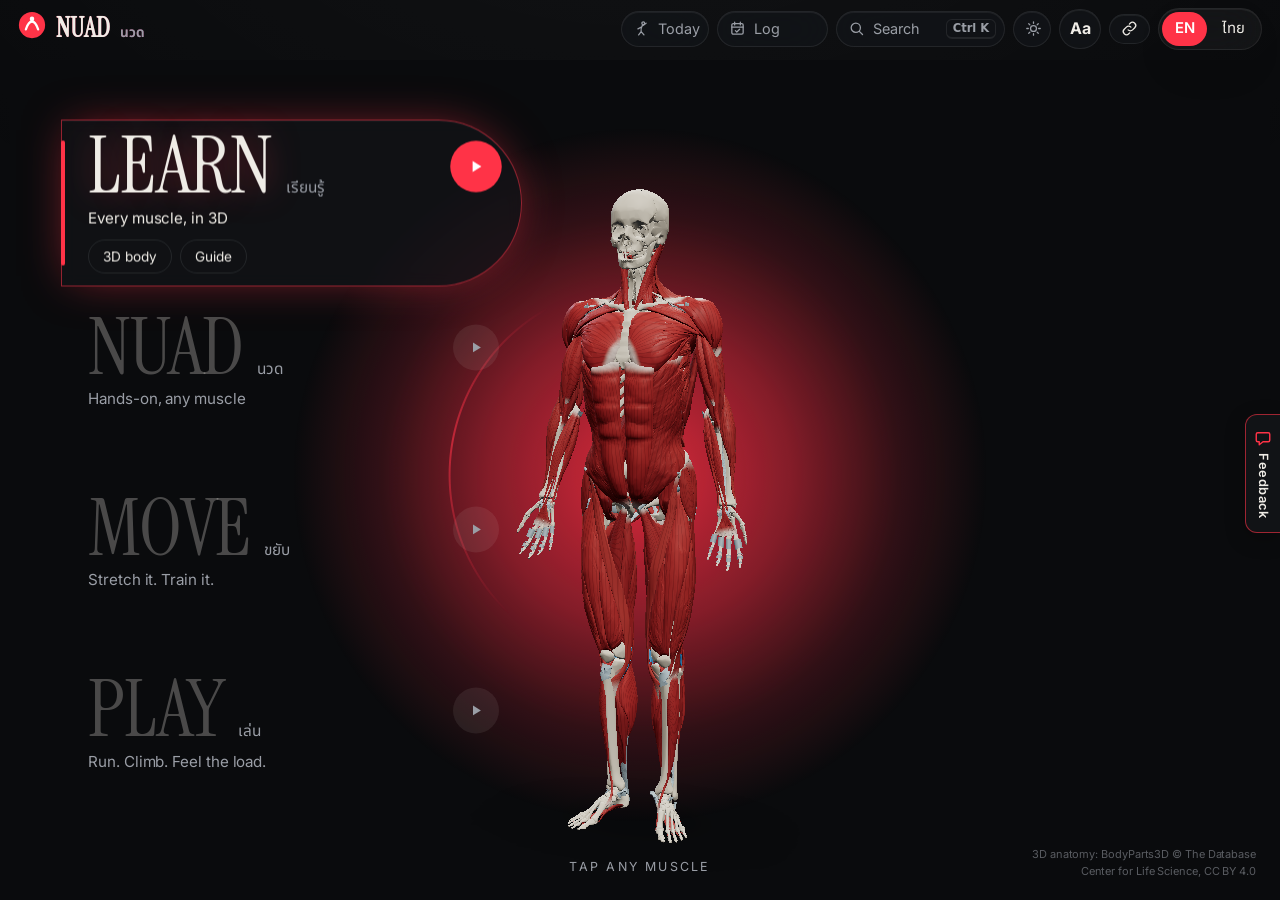
<file: index.html>
<!doctype html>
<html lang="en">
  <head>
    <meta charset="UTF-8" />
    <meta name="viewport" content="width=device-width, initial-scale=1.0" />
    <title>NUAD นวด — Massage & Anatomy</title>
    <meta name="description" content="3D anatomy, massage demonstrations, workouts and activities — in English and Thai." />
    <meta name="theme-color" content="#0a0b0d" />
    <link rel="manifest" href="./manifest.webmanifest" />
    <link rel="icon" href="./icons/icon.svg" type="image/svg+xml" />
    <link rel="apple-touch-icon" href="./icons/apple-touch-icon.png" />
    <meta name="apple-mobile-web-app-capable" content="yes" />
    <meta name="apple-mobile-web-app-title" content="NUAD" />
    <link rel="preconnect" href="https://fonts.googleapis.com" />
    <link rel="preconnect" href="https://fonts.gstatic.com" crossorigin />
    <link href="https://fonts.googleapis.com/css2?family=Inter:wght@400;500;600;700&family=Noto+Sans+Thai:wght@400;500;600&family=Instrument+Serif:ital@0;1&family=Noto+Serif+Thai:wght@500&display=swap" rel="stylesheet" />
    <script type="module" crossorigin src="./assets/index-BDMkklZk.js"></script>
    <link rel="modulepreload" crossorigin href="./assets/react-CN0hfnDr.js">
    <link rel="stylesheet" crossorigin href="./assets/index-B8OZI8IP.css">
    <link rel="modulepreload" crossorigin href="./assets/three-UBZdpALH.js">
    <link rel="modulepreload" crossorigin href="./assets/localize-DQ8wlOHd.js">
    <link rel="modulepreload" crossorigin href="./assets/injuries-Bj6j0chQ.js">
    <link rel="modulepreload" crossorigin href="./assets/safety-DvdLU8RZ.js">
    <link rel="modulepreload" crossorigin href="./assets/rollers-BXzx_ExJ.js">
    <link rel="modulepreload" crossorigin href="./assets/Explore-Ke2ku9bw.js">
    <link rel="modulepreload" crossorigin href="./assets/meshopt-BZim_zmU.js">
  </head>
  <body>
    <div id="root"></div>
  </body>
</html>
</file>
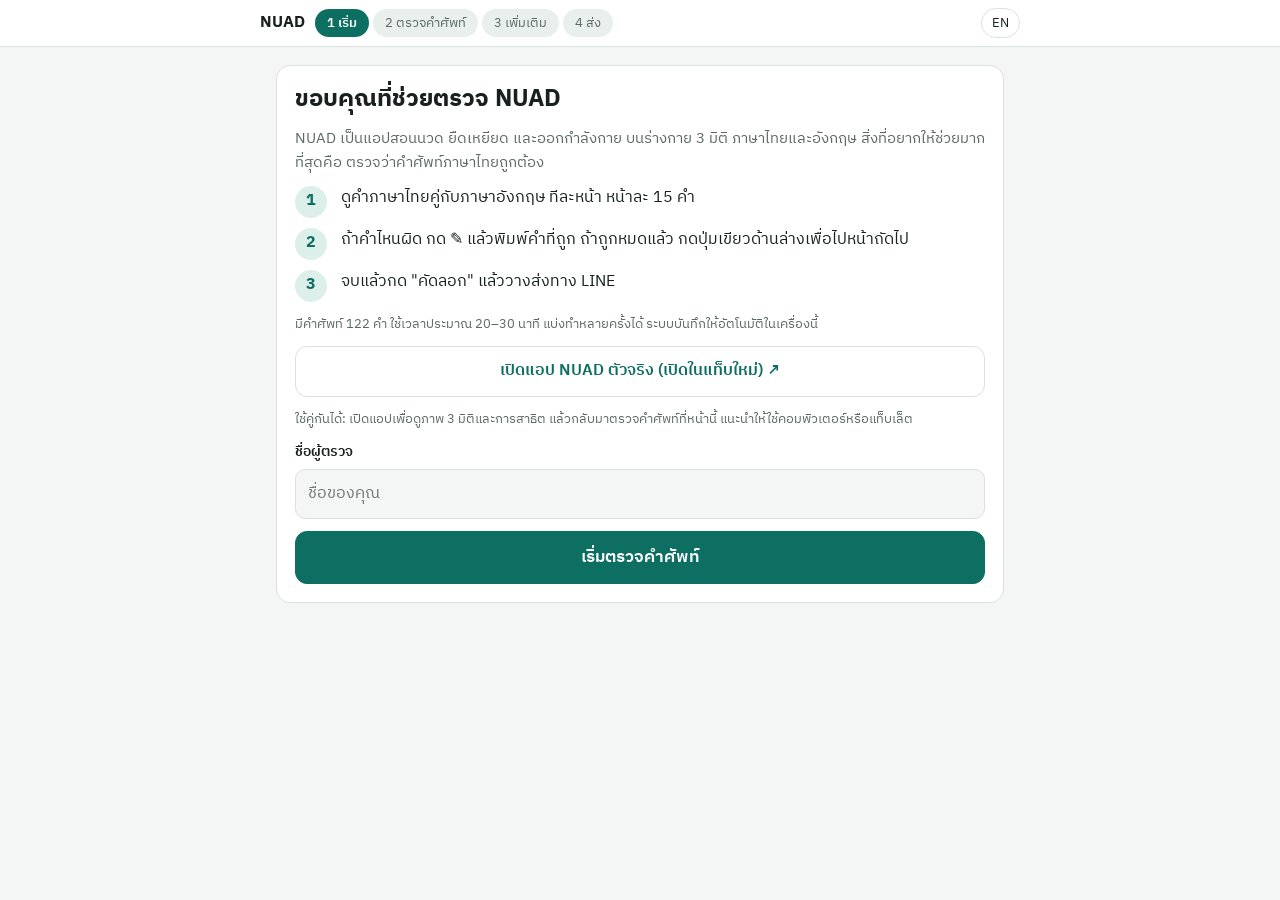
<file: review/index.html>
<!doctype html><html><head><meta charset=utf8><meta name=viewport content="width=device-width,initial-scale=1,viewport-fit=cover"><style>:root{color-scheme:light;box-sizing:border-box;padding-top:env(safe-area-inset-top,0px);padding-bottom:env(safe-area-inset-bottom,0px)}html{scroll-padding-top:env(safe-area-inset-top,0px)}body{margin:0;padding:0;font:14px -apple-system,BlinkMacSystemFont,sans-serif;background:#fff;color:#000}img{max-width:100%}[hidden]:not([hidden=until-found i]){display:none!important}</style></head><body>
<meta charset="utf-8">
<title>NUAD Physio Review</title>
<meta name="claude:viewport-fit-sides" content="cover">
<link rel="preconnect" href="https://fonts.googleapis.com">
<link rel="stylesheet" href="https://fonts.googleapis.com/css2?family=IBM+Plex+Sans+Thai:wght@400;500;600;700&family=IBM+Plex+Mono:wght@400;500&display=swap">
<style>
/* Layout: a step-by-step check sheet. One short list per screen, a fixed bottom bar with progress and one big "next" action. */
:root {
  --bg: #f3f6f5; --panel: #ffffff; --ink: #18211f; --muted: #5b6965; --line: #d9e2df; --soft: #e9efed;
  --accent: #0d6e62; --accent-ink: #ffffff; --accent-soft: #dcefeb;
  --ok: #1f7a3d; --ok-soft: #e0f2e6; --chg: #a35c00; --chg-soft: #fdf0dc; --bad: #b42318; --bad-soft: #fde7e5;
  --body: 'IBM Plex Sans Thai', 'Leelawadee UI', Tahoma, system-ui, sans-serif;
  --mono: 'IBM Plex Mono', ui-monospace, Consolas, monospace;
}
@media (prefers-color-scheme: dark) { :root:not([data-theme="light"]) {
  --bg: #111816; --panel: #19221f; --ink: #e5ece9; --muted: #9aaba6; --line: #2c3935; --soft: #212c29;
  --accent: #4cc2ae; --accent-ink: #08201b; --accent-soft: #1d3a34;
  --ok: #6fd18f; --ok-soft: #173323; --chg: #f0b45c; --chg-soft: #3a2a12; --bad: #ff8a7e; --bad-soft: #3d1a17; color-scheme: dark; } }
:root[data-theme="dark"] {
  --bg: #111816; --panel: #19221f; --ink: #e5ece9; --muted: #9aaba6; --line: #2c3935; --soft: #212c29;
  --accent: #4cc2ae; --accent-ink: #08201b; --accent-soft: #1d3a34;
  --ok: #6fd18f; --ok-soft: #173323; --chg: #f0b45c; --chg-soft: #3a2a12; --bad: #ff8a7e; --bad-soft: #3d1a17; color-scheme: dark; }
* { box-sizing: border-box; }
[hidden] { display: none !important; }
body { background: var(--bg); color: var(--ink); font: 16px/1.55 var(--body); }
body::before { content: ""; position: fixed; inset: 0 0 auto; height: env(safe-area-inset-top, 0px); z-index: 10; background: var(--panel); }
button, input, textarea { font: inherit; color: inherit; }
button { cursor: pointer; }
:focus-visible { outline: 2px solid var(--accent); outline-offset: 2px; }
h1, h2, h3 { text-wrap: balance; margin: 0; line-height: 1.3; }
p { margin: 0; }

.top { position: sticky; top: env(safe-area-inset-top, 0px); z-index: 5; background: var(--panel); border-bottom: 1px solid var(--line);
  padding-block: 8px; padding-left: max(16px, env(safe-area-inset-left, 0px)); padding-right: max(16px, env(safe-area-inset-right, 0px)); }
.top-in { max-width: 760px; margin: 0 auto; display: flex; align-items: center; gap: 10px; flex-wrap: wrap; }
.brand { font-weight: 700; }
.grow { flex: 1; }
.steps { display: flex; gap: 4px; flex-wrap: wrap; }
.step { border: 0; background: var(--soft); color: var(--muted); border-radius: 999px; padding: 4px 12px; font-size: 13px; }
.step[aria-current="true"] { background: var(--accent); color: var(--accent-ink); font-weight: 600; }
.step.done { background: var(--ok-soft); color: var(--ok); }
.lang { border: 1px solid var(--line); background: transparent; border-radius: 999px; padding: 4px 10px; font-size: 13px; }

.wrap { max-width: 760px; margin: 0 auto; display: grid; gap: 14px;
  padding-block: 18px 130px; padding-left: max(16px, env(safe-area-inset-left, 0px)); padding-right: max(16px, env(safe-area-inset-right, 0px)); }
.card { background: var(--panel); border: 1px solid var(--line); border-radius: 14px; padding: 18px; display: grid; gap: 12px; }
.lead { font-size: 15px; color: var(--muted); }
.how { display: grid; gap: 10px; }
.how div { display: grid; grid-template-columns: 36px minmax(0, 1fr); gap: 10px; align-items: start; }
.how b.n { width: 32px; height: 32px; border-radius: 50%; background: var(--accent-soft); color: var(--accent); display: grid; place-items: center; font-weight: 700; }
.field { display: grid; gap: 6px; }
.field label { font-size: 14px; font-weight: 600; }
.field input, .field textarea { border: 1px solid var(--line); background: var(--bg); border-radius: 10px; padding: 12px; width: 100%; }
.btn { border: 1px solid var(--line); background: var(--panel); border-radius: 12px; padding: 12px 18px; font-weight: 600; min-height: 48px; }
.btn.primary { background: var(--accent); color: var(--accent-ink); border-color: var(--accent); }
.btn.big { width: 100%; font-size: 17px; }
.note-sm { font-size: 13px; color: var(--muted); }
.en { color: var(--muted); }
[data-lang="th"] .en-only { display: none; }

.page-h { display: flex; align-items: baseline; justify-content: space-between; gap: 8px; flex-wrap: wrap; }
.page-h h2 { font-size: 20px; }
.tip { background: var(--accent-soft); border-radius: 12px; padding: 12px 14px; font-size: 15px; }

.group-h { font-size: 13px; font-weight: 700; text-transform: uppercase; letter-spacing: .06em; color: var(--accent); padding: 6px 2px 0; }
.rows { display: grid; gap: 8px; }
.row { background: var(--panel); border: 1px solid var(--line); border-radius: 12px; overflow: hidden; }
.row[data-v="ok"] { border-color: var(--ok); background: color-mix(in srgb, var(--ok-soft) 50%, var(--panel)); }
.row[data-v="change"] { border-color: var(--chg); }
.row-main { display: grid; grid-template-columns: minmax(0, 1fr) auto; gap: 10px; align-items: center; padding: 12px 12px 12px 16px; }
.term-th { font-size: 18px; font-weight: 600; }
.term-en { font-size: 14px; color: var(--muted); }
.acts { display: flex; gap: 8px; }
.act { width: 52px; height: 48px; border-radius: 12px; border: 1.5px solid var(--line); background: var(--panel); font-size: 20px; font-weight: 700; display: grid; place-items: center; }
.act.ok[aria-pressed="true"] { background: var(--ok); border-color: var(--ok); color: var(--panel); }
.act.chg[aria-pressed="true"] { background: var(--chg); border-color: var(--chg); color: var(--panel); }
.more-btn { border: 0; background: transparent; color: var(--accent); font-size: 13px; padding: 0 16px 10px; text-align: left; }
.fix { display: grid; gap: 8px; padding: 0 16px 14px; }
.fix textarea { min-height: 60px; resize: vertical; border: 1px solid var(--chg); border-radius: 10px; padding: 10px; background: var(--panel); }
.chips { display: flex; gap: 6px; flex-wrap: wrap; align-items: center; font-size: 13px; color: var(--muted); }
.chip { border: 1px solid var(--line); background: transparent; border-radius: 999px; padding: 6px 12px; font-size: 13px; min-height: 36px; }
.chip[aria-pressed="true"] { background: var(--chg-soft); border-color: var(--chg); color: var(--chg); font-weight: 600; }
.details { padding: 0 16px 14px; display: grid; gap: 8px; font-size: 14px; }
.details .d { display: grid; gap: 2px; padding-top: 8px; border-top: 1px solid var(--soft); }
.details .d b { font-size: 12.5px; color: var(--muted); }
.shot img { width: 100%; max-width: 360px; border-radius: 10px; border: 1px solid var(--line); }

.secs { display: grid; gap: 8px; }
.sec { display: grid; grid-template-columns: minmax(0, 1fr) auto; gap: 8px; align-items: center; text-align: left; border: 1px solid var(--line); background: var(--panel); border-radius: 12px; padding: 14px 16px; min-height: 56px; }
.sec b { display: block; }
.sec span { font-size: 13px; color: var(--muted); }
.count { font-variant-numeric: tabular-nums; font-size: 14px; color: var(--muted); }

.bar { position: fixed; left: 0; right: 0; bottom: 0; z-index: 6; background: var(--panel); border-top: 1px solid var(--line);
  padding-block: 10px calc(10px + env(safe-area-inset-bottom, 0px)); padding-left: max(16px, env(safe-area-inset-left, 0px)); padding-right: max(16px, env(safe-area-inset-right, 0px)); }
.bar-in { max-width: 760px; margin: 0 auto; display: grid; gap: 8px; }
.prog { display: flex; align-items: center; gap: 10px; font-size: 13px; color: var(--muted); font-variant-numeric: tabular-nums; }
.track { flex: 1; height: 8px; border-radius: 4px; background: var(--soft); overflow: hidden; display: flex; }
.track i { display: block; height: 100%; }
.bar-btns { display: grid; grid-template-columns: auto minmax(0, 1fr); gap: 8px; }

.summary { width: 100%; min-height: 200px; font: 13px/1.5 var(--mono); border: 1px solid var(--line); border-radius: 10px; padding: 10px; background: var(--bg); }
.counts { display: grid; grid-template-columns: repeat(3, minmax(0, 1fr)); gap: 8px; }
.counts div { border-radius: 12px; padding: 10px 12px; background: var(--soft); font-size: 13px; }
.counts b { display: block; font-size: 24px; font-variant-numeric: tabular-nums; }
.counts .c-ok { background: var(--ok-soft); color: var(--ok); } .counts .c-chg { background: var(--chg-soft); color: var(--chg); }
.status { font-size: 14px; color: var(--ok); }
@media (max-width: 480px) { .term-th { font-size: 17px; } .act { width: 48px; } }
@media (prefers-reduced-motion: no-preference) { .row { transition: border-color .15s, background .15s; } }
</style>

<header class="top"><div class="top-in">
  <div class="brand">NUAD</div>
  <nav class="steps" id="steps" aria-label="Steps"></nav>
  <div class="grow"></div>
  <button class="lang" id="lang" type="button">EN</button>
</div></header>
<main class="wrap" id="main" data-lang="th"><div class="card">กำลังโหลด… Loading…</div></main>
<div class="bar" id="bar" hidden><div class="bar-in" id="bar-in"></div></div>

<script src="review-data.js"></script>
<script>
(() => {
  const R = window.REVIEW || { sections: [] };
  const SECS = R.sections;
  const TERM_SECS = ['muscles', 'bones', 'ligaments', 'movements', 'techniques'];
  const TERMS = SECS.filter((s) => TERM_SECS.includes(s.id)).flatMap((s) => s.items.map((it) => ({ it, s })));
  const MORE = SECS.filter((s) => !TERM_SECS.includes(s.id));
  const PER = 15;
  const KEY = 'nuad-physio-review-v1';
  let state = { name: '', lang: 'th', general: '', v: {} };
  try { Object.assign(state, JSON.parse(localStorage.getItem(KEY) || '{}')); } catch (e) {}
  if (state.lang !== 'en') state.lang = 'th';
  const save = () => { try { localStorage.setItem(KEY, JSON.stringify(state)); } catch (e) {} queueRemote(); };

  const $ = (s) => document.querySelector(s);
  const h = (tag, attrs = {}, ...kids) => {
    const el = document.createElement(tag);
    for (const [k, v] of Object.entries(attrs)) { if (v == null || v === false) continue; if (k === 'class') el.className = v; else if (k === 'text') el.textContent = v; else if (k.startsWith('on')) el.addEventListener(k.slice(2), v); else el.setAttribute(k, v === true ? '' : v); }
    for (const c of kids.flat()) if (c != null && c !== false) el.append(c.nodeType ? c : document.createTextNode(c));
    return el;
  };
  const T = (th, en) => (state.lang === 'en' ? en : th);
  const WHY = [['thai', 'คำแปล/ศัพท์ไทย', 'Thai wording'], ['content', 'เนื้อหา', 'Content'], ['safety', 'ความปลอดภัย', 'Safety']];
  const WHY_EN = { thai: 'Thai wording', content: 'Content', safety: 'Safety' };
  const mark = (key) => state.v[key]?.k;
  const tally = (list) => { const c = { n: list.length, ok: 0, change: 0, done: 0 }; for (const x of list) { const k = mark(x.it ? x.it.key : x.key); if (k === 'ok' || k === 'change') { c[k]++; c.done++; } } return c; };

  // ---- routing: start · terms (page n) · more · more-<section> (page n) · send ----
  let view = 'start', page = 0, moreSec = null;
  const go = (v, p = 0) => { view = v; page = p; try { history.replaceState(null, '', '#' + (v === 'more-sec' ? 'more-' + moreSec : v)); } catch (e) {} render(); window.scrollTo(0, 0); };

  function stepsNav() {
    const termsDone = tally(TERMS).done === TERMS.length;
    const S = [['start', T('1 เริ่ม', '1 Start')], ['terms', T('2 ตรวจคำศัพท์', '2 Terms')], ['more', T('3 เพิ่มเติม', '3 More')], ['send', T('4 ส่ง', '4 Send')]];
    $('#steps').replaceChildren(...S.map(([id, t]) => h('button', { type: 'button', class: 'step' + (id === 'terms' && termsDone ? ' done' : ''), 'aria-current': String(view === id || (id === 'more' && view === 'more-sec')), onclick: () => go(id) }, t)));
    $('#lang').textContent = state.lang === 'en' ? 'ไทย' : 'EN';
  }

  // ---- one row: term (Thai big, English under), ✓ and ✎, details on tap ----
  function row(it, opts = {}) {
    const cur = state.v[it.key] || {};
    const el = h('article', { class: 'row', 'data-v': cur.k || '' });
    const name = it.fields.find((f) => f.term) || { en: it.title.en, th: it.title.th };
    const okB = h('button', { type: 'button', class: 'act ok', 'aria-pressed': String(cur.k === 'ok'), 'aria-label': T('ถูกต้อง', 'Correct'), title: T('ถูกต้อง', 'Correct') }, '✓');
    const chB = h('button', { type: 'button', class: 'act chg', 'aria-pressed': String(cur.k === 'change'), 'aria-label': T('ควรแก้', 'Needs change'), title: T('ควรแก้', 'Needs change') }, '✎');
    const ta = h('textarea', { id: 'fix-' + it.key, placeholder: T('คำที่ถูกต้อง หรือสิ่งที่ควรแก้', 'The correct term, or what to change') });
    ta.value = cur.note || '';
    ta.addEventListener('input', () => { (state.v[it.key] ||= {}).note = ta.value; save(); });
    const chips = WHY.map(([w, th, en]) => h('button', { type: 'button', class: 'chip', 'data-w': w, 'aria-pressed': String((cur.why || (opts.term ? ['thai'] : [])).includes(w)) }, T(th, en)));
    chips.forEach((c) => c.addEventListener('click', () => {
      const v = (state.v[it.key] ||= {}); const s = new Set(v.why || (opts.term ? ['thai'] : [])); s.has(c.dataset.w) ? s.delete(c.dataset.w) : s.add(c.dataset.w); v.why = [...s];
      chips.forEach((x) => x.setAttribute('aria-pressed', String(v.why.includes(x.dataset.w)))); save();
    }));
    const fix = h('div', { class: 'fix', hidden: cur.k !== 'change' }, h('label', { class: 'note-sm', for: 'fix-' + it.key, text: T('ควรเป็นอย่างไร', 'What it should be') }), ta, h('div', { class: 'chips' }, T('แก้เรื่อง:', 'Fix:'), ...chips));
    const set = (k) => {
      const v = (state.v[it.key] ||= {});
      v.k = v.k === k ? undefined : k;
      if (v.k === 'change' && !v.why) v.why = opts.term ? ['thai'] : [];
      if (!v.k && !v.note) delete state.v[it.key];
      el.dataset.v = v.k || ''; okB.setAttribute('aria-pressed', String(v.k === 'ok')); chB.setAttribute('aria-pressed', String(v.k === 'change'));
      fix.hidden = v.k !== 'change'; if (v.k === 'change') ta.focus();
      save(); updateBar();
    };
    okB.addEventListener('click', () => set('ok'));
    chB.addEventListener('click', () => set('change'));
    const rest = it.fields.filter((f) => !f.term);
    let details = null;
    const moreBtn = rest.length || it.img ? h('button', { type: 'button', class: 'more-btn', 'aria-expanded': 'false' }, T('ดูรายละเอียด ▾', 'Details ▾')) : null;
    moreBtn?.addEventListener('click', () => {
      if (!details) {
        details = h('div', { class: 'details' },
          it.img ? h('div', { class: 'shot' }, h('img', { src: it.img, alt: it.title.en, loading: 'lazy' })) : null,
          ...rest.map((f) => h('div', { class: 'd' }, h('b', { text: T(f.label[1] || f.label[0], f.label[0]) }), f.th && state.lang === 'th' ? h('span', { text: f.th }) : null, h('span', { class: state.lang === 'th' ? 'en' : '', text: f.en }))));
        moreBtn.after(details); moreBtn.setAttribute('aria-expanded', 'true'); moreBtn.textContent = T('ซ่อนรายละเอียด ▴', 'Hide details ▴');
      } else { details.hidden = !details.hidden; moreBtn.setAttribute('aria-expanded', String(!details.hidden)); moreBtn.textContent = details.hidden ? T('ดูรายละเอียด ▾', 'Details ▾') : T('ซ่อนรายละเอียด ▴', 'Hide details ▴'); }
    });
    el.append(
      h('div', { class: 'row-main' },
        h('div', {}, h('div', { class: 'term-th', text: (state.lang === 'en' ? name.en : name.th) || name.en }), h('div', { class: 'term-en', text: state.lang === 'en' ? name.th : name.en })),
        h('div', { class: 'acts' }, okB, chB)),
      moreBtn, fix);
    return el;
  }

  // ---- screens ----
  function startView() {
    const name = h('input', { id: 'rev-name', value: state.name, placeholder: T('ชื่อของคุณ', 'Your name'), autocomplete: 'name' });
    name.addEventListener('input', () => { state.name = name.value; save(); });
    const t = tally(TERMS);
    return [h('section', { class: 'card' },
      h('h1', { style: 'font-size:24px' }, T('ขอบคุณที่ช่วยตรวจ NUAD', 'Thank you for reviewing NUAD')),
      h('p', { class: 'lead' }, T('NUAD เป็นแอปสอนนวด ยืดเหยียด และออกกำลังกาย บนร่างกาย 3 มิติ ภาษาไทยและอังกฤษ สิ่งที่อยากให้ช่วยมากที่สุดคือ ตรวจว่าคำศัพท์ภาษาไทยถูกต้อง', 'NUAD teaches massage, stretching and exercise on a 3D body, in Thai and English. Most of all, please check that the Thai terms are right.')),
      h('div', { class: 'how' },
        h('div', {}, h('b', { class: 'n', text: '1' }), h('p', {}, T('ดูคำภาษาไทยคู่กับภาษาอังกฤษ ทีละหน้า หน้าละ 15 คำ', 'Look at each Thai term next to its English, 15 per page.'))),
        h('div', {}, h('b', { class: 'n', text: '2' }), h('p', {}, T('ถ้าคำไหนผิด กด ✎ แล้วพิมพ์คำที่ถูก ถ้าถูกหมดแล้ว กดปุ่มเขียวด้านล่างเพื่อไปหน้าถัดไป', 'If a term is wrong, tap ✎ and type the right one. When the rest are fine, tap the green button at the bottom.'))),
        h('div', {}, h('b', { class: 'n', text: '3' }), h('p', {}, T('จบแล้วกด "คัดลอก" แล้ววางส่งทาง LINE', 'At the end, tap Copy and paste it into LINE.')))),
      h('p', { class: 'note-sm' }, T(`มีคำศัพท์ ${TERMS.length} คำ ใช้เวลาประมาณ 20–30 นาที แบ่งทำหลายครั้งได้ ระบบบันทึกให้อัตโนมัติในเครื่องนี้`, `${TERMS.length} terms, about 20–30 minutes. You can stop any time; answers save on this device.`)),
      h('a', { class: 'btn', href: '../', target: '_blank', rel: 'noopener', style: 'text-align:center;text-decoration:none;color:var(--accent)' }, T('เปิดแอป NUAD ตัวจริง (เปิดในแท็บใหม่) ↗', 'Open the NUAD app (new tab) ↗')),
      h('p', { class: 'note-sm' }, T('ใช้คู่กันได้: เปิดแอปเพื่อดูภาพ 3 มิติและการสาธิต แล้วกลับมาตรวจคำศัพท์ที่หน้านี้ แนะนำให้ใช้คอมพิวเตอร์หรือแท็บเล็ต', 'Use both: open the app to see the 3D body and demos, then come back here to check the terms. A computer or tablet works best.')),
      h('div', { class: 'field' }, h('label', { for: 'rev-name', text: T('ชื่อผู้ตรวจ', 'Your name') }), name),
      h('button', { type: 'button', class: 'btn primary big', onclick: () => go('terms', Math.min(Math.floor(t.done / PER), Math.ceil(TERMS.length / PER) - 1)) }, t.done ? T(`ทำต่อ (${t.done}/${t.n})`, `Continue (${t.done}/${t.n})`) : T('เริ่มตรวจคำศัพท์', 'Start checking terms')))];
  }

  function listView(list, pages, title, tip, term) {
    const slice = list.slice(page * PER, page * PER + PER);
    const rows = h('div', { class: 'rows' });
    let last = null;
    for (const x of slice) {
      const it = x.it || x, s = x.s;
      if (s && s !== last) { rows.append(h('div', { class: 'group-h', text: T(s.title.th, s.title.en) })); last = s; }
      rows.append(row(it, { term }));
    }
    return [h('div', { class: 'page-h' }, h('h2', { text: title }), h('span', { class: 'count', text: T(`หน้า ${page + 1}/${pages}`, `Page ${page + 1}/${pages}`) })),
      page === 0 ? h('p', { class: 'tip', text: tip }) : null, rows];
  }

  function moreView() {
    return [h('section', { class: 'card' },
      h('h2', { style: 'font-size:20px' }, T('เนื้อหาเพิ่มเติม (ไม่บังคับ)', 'More content (optional)')),
      h('p', { class: 'lead' }, T('ถ้ามีเวลา เลือกหมวดที่อยากดู ข้อความยาวกว่า ดูทีละข้อได้ ไม่ต้องทำครบ', 'If you have time, pick a section. These are longer texts; you do not need to finish them.')),
      h('div', { class: 'secs' }, ...MORE.map((s) => { const c = tally(s.items);
        return h('button', { type: 'button', class: 'sec', onclick: () => { moreSec = s.id; go('more-sec'); } }, h('div', {}, h('b', { text: T(s.title.th, s.title.en) }), h('span', { text: T(s.ask.th, s.ask.en) })), h('span', { class: 'count', text: `${c.done}/${c.n}` })); })),
      h('button', { type: 'button', class: 'btn primary big', onclick: () => go('send') }, T('ข้าม ไปส่งผลการตรวจ →', 'Skip to sending →')))];
  }

  function summaryText() {
    const all = [...TERMS.map((x) => x.it), ...MORE.flatMap((s) => s.items)];
    const c = tally(all), lines = [];
    lines.push(`NUAD physio review — ${state.name || '(no name)'} — ${new Date().toISOString().slice(0, 10)}`);
    const tc = tally(TERMS);
    lines.push(`Terms checked ${tc.done}/${tc.n} (OK ${tc.ok}, change ${tc.change}) · All items marked ${c.done}/${c.n}`);
    for (const s of SECS) {
      const flagged = s.items.filter((it) => { const v = state.v[it.key]; return v && (v.k === 'change' || (v.note && v.note.trim())); });
      if (!flagged.length) continue;
      lines.push('', `## ${s.title.en} / ${s.title.th}`);
      for (const it of flagged) {
        const v = state.v[it.key];
        const tag = v.k === 'change' ? 'CHANGE' + ((v.why || []).length ? ': ' + v.why.map((w) => WHY_EN[w]).join(', ') : '') : 'NOTE';
        lines.push(`[${tag}] ${it.title.en}${it.title.th ? ' / ' + it.title.th : ''}  {${it.key}}`);
        if (v.note) lines.push('    ' + v.note.trim().replace(/\n/g, '\n    '));
      }
    }
    if (state.general.trim()) lines.push('', '## General comments / ความเห็นทั่วไป', state.general.trim());
    return lines.join('\n');
  }
  function sendView() {
    const tc = tally(TERMS);
    const out = h('textarea', { class: 'summary', id: 'summary', readonly: true, 'aria-label': 'Summary' });
    out.value = summaryText();
    const gen = h('textarea', { id: 'general', placeholder: T('สิ่งที่ขาดหรือข้อเสนอแนะอื่น ๆ (ไม่บังคับ)', 'Anything missing or other suggestions (optional)') });
    gen.value = state.general;
    gen.addEventListener('input', () => { state.general = gen.value; out.value = summaryText(); save(); });
    const status = h('p', { class: 'status', role: 'status' });
    const copy = h('button', { type: 'button', class: 'btn primary big' }, T('คัดลอกผลการตรวจ', 'Copy my review'));
    copy.addEventListener('click', async () => {
      out.value = summaryText();
      try { await navigator.clipboard.writeText(out.value); status.textContent = T('คัดลอกแล้ว ✓ เปิด LINE แล้ววางส่งได้เลย', 'Copied ✓ Open LINE and paste it.'); }
      catch (e) { out.focus(); out.select(); status.textContent = T('กดค้างที่ข้อความแล้วเลือก "คัดลอก"', 'Long-press the text and choose Copy.'); }
    });
    return [h('section', { class: 'card' },
      h('h2', { style: 'font-size:20px' }, T('ส่งผลการตรวจ', 'Send your review')),
      h('div', { class: 'counts' },
        h('div', {}, h('b', { text: `${tc.done}/${tc.n}` }), T('คำที่ตรวจแล้ว', 'Terms checked')),
        h('div', { class: 'c-ok' }, h('b', { text: tc.ok }), T('ถูกต้อง', 'Correct')),
        h('div', { class: 'c-chg' }, h('b', { text: tally([...TERMS.map((x) => x.it), ...MORE.flatMap((s) => s.items)]).change }), T('ควรแก้', 'To change'))),
      tc.done < tc.n ? h('p', { class: 'note-sm' }, T(`ยังเหลือ ${tc.n - tc.done} คำที่ยังไม่ได้ตรวจ ส่งได้เลย หรือกลับไปทำต่อทีหลังก็ได้`, `${tc.n - tc.done} terms not checked yet. You can send now or come back later.`)) : null,
      h('div', { class: 'field' }, h('label', { for: 'general', text: T('ความเห็นทั่วไป', 'General comments') }), gen),
      copy, status,
      h('details', {}, h('summary', { class: 'note-sm', text: T('ดูข้อความที่จะส่ง', 'See the text that will be sent') }), out),
      h('p', { class: 'note-sm', id: 'remote-status', text: remoteMsg }))];
  }

  // ---- bottom bar: progress + one big next action ----
  function updateBar() {
    const bar = $('#bar'), inn = $('#bar-in');
    const list = view === 'terms' ? TERMS : view === 'more-sec' ? (SECS.find((s) => s.id === moreSec)?.items || []) : null;
    if (!list) { bar.hidden = true; return; }
    bar.hidden = false;
    const pages = Math.max(1, Math.ceil(list.length / PER));
    const c = tally(list);
    const track = h('div', { class: 'track' }, h('i', { style: `width:${(c.ok / c.n) * 100}%;background:var(--ok)` }), h('i', { style: `width:${(c.change / c.n) * 100}%;background:var(--chg)` }));
    const back = h('button', { type: 'button', class: 'btn', 'aria-label': T('ย้อนกลับ', 'Back') }, '←');
    back.addEventListener('click', () => (page > 0 ? go(view, page - 1) : go(view === 'terms' ? 'start' : 'more')));
    const lastPage = page >= pages - 1;
    const next = h('button', { type: 'button', class: 'btn primary' }, lastPage
      ? T('✓ ที่เหลือถูกต้อง · เสร็จ →', '✓ Rest correct · Done →')
      : T('✓ ที่เหลือในหน้านี้ถูกต้อง · ถัดไป →', '✓ Rest of page correct · Next →'));
    next.addEventListener('click', () => {
      for (const x of list.slice(page * PER, page * PER + PER)) { const key = (x.it || x).key; if (!mark(key)) (state.v[key] ||= {}).k = 'ok'; }
      save();
      lastPage ? go(view === 'terms' ? 'more' : 'more') : go(view, page + 1);
    });
    inn.replaceChildren(h('div', { class: 'prog' }, h('span', { text: `${c.done}/${c.n}` }), track, h('span', { text: T(`หน้า ${page + 1}/${pages}`, `${page + 1}/${pages}`) })), h('div', { class: 'bar-btns' }, back, next));
  }

  function render() {
    $('#main').dataset.lang = state.lang;
    stepsNav();
    let kids;
    if (view === 'terms') kids = listView(TERMS, Math.ceil(TERMS.length / PER), T('ตรวจคำศัพท์', 'Check the terms'),
      T('ดูว่าคำภาษาไทยตรงกับภาษาอังกฤษหรือไม่ ผิดกด ✎ แล้วพิมพ์คำที่ถูก ถ้าที่เหลือถูกหมด กดปุ่มเขียวด้านล่างได้เลย ไม่ต้องกด ✓ ทีละคำ', 'Is the Thai right for the English? If wrong, tap ✎ and type the right term. If the rest are fine, tap the green button below; no need to tick each one.'), true);
    else if (view === 'more-sec') { const s = SECS.find((x) => x.id === moreSec); kids = s ? listView(s.items, Math.ceil(s.items.length / PER), T(s.title.th, s.title.en), T(s.ask.th, s.ask.en), false) : moreView(); }
    else if (view === 'more') kids = moreView();
    else if (view === 'send') kids = sendView();
    else kids = startView();
    $('#main').replaceChildren(...kids.filter(Boolean));
    updateBar();
  }
  $('#lang').addEventListener('click', () => { state.lang = state.lang === 'en' ? 'th' : 'en'; save(); render(); });

  // ---- also keep a copy with the developer, where this viewer is allowed to write ----
  let db = null, me = null, remoteMsg = '', timer = null;
  function queueRemote() { if (!db || !me) return; clearTimeout(timer); timer = setTimeout(pushRemote, 1500); }
  async function pushRemote() {
    try {
      const v = {}; for (const [k, x] of Object.entries(state.v)) if (x.k || x.note) v[k] = { k: x.k || null, why: x.why || [], note: x.note || '' };
      await db.doc('reviews/' + me).set({ name: state.name, general: state.general, v, at: new Date().toISOString() });
      remoteMsg = T('บันทึกถึงผู้พัฒนาแล้วด้วย', 'Also saved for the developer.');
    } catch (e) { remoteMsg = ''; db = null; }
    const el = document.getElementById('remote-status'); if (el) el.textContent = remoteMsg;
  }
  (async () => {
    try {
      if (!window.claude?.use) return;
      const [d, u] = await Promise.all([claude.use('db'), claude.use('user')]);
      if (!d || !u) return;
      me = await u.id(); if (!me) return;
      if (u.can && u.can('data.write') === false) return;
      db = d; queueRemote();
    } catch (e) { db = null; }
  })();

  const h0 = location.hash.slice(1);
  if (h0 === 'terms' || h0 === 'more' || h0 === 'send') view = h0;
  else if (h0.startsWith('more-') && SECS.some((s) => s.id === h0.slice(5))) { view = 'more-sec'; moreSec = h0.slice(5); }
  render();
})();
</script>

</body></html>
</file>
<file: assets/index-B8OZI8IP.css>
.fb-kinds{display:flex;flex-wrap:wrap;gap:8px}.fb-kinds button{flex:none;min-height:44px;padding:0 14px;border-radius:999px;border:1px solid var(--line);background:transparent;color:var(--ink)}.fb-kinds button.on{background:var(--accent);border-color:var(--accent);color:var(--on-accent, #111);font-weight:600}.fb-field{display:grid;gap:6px}.fb-field span{font-size:.9rem;color:var(--muted)}.fb-field textarea{width:100%;box-sizing:border-box;border:1px solid var(--line);background:transparent;color:var(--ink);border-radius:12px;padding:10px 12px;font:inherit;font-size:16px;resize:vertical}.fb-stars{display:flex;align-items:center;gap:2px}.fb-stars span{font-size:.85rem;color:var(--muted);margin-right:8px}.fb-stars button{width:44px;height:44px;border:0;background:none;font-size:1.5rem;color:color-mix(in srgb,var(--muted) 45%,transparent)}.fb-stars button.on{color:var(--accent)}.fb-note{margin:0;font-size:.8rem;color:var(--muted)}.fb-actions{display:flex;gap:8px;flex-wrap:wrap}.fb-actions button{flex:1 1 140px;min-height:48px;border-radius:999px;font-weight:600}.fb-send{border:0;background:var(--accent);color:var(--on-accent, #111)}.fb-copy{border:1px solid var(--line);background:transparent;color:var(--ink)}.fb-done{margin:0;font-size:.9rem;color:var(--accent)}.fb-done.failed{color:var(--short, #ff8a3d)}.fb-preview summary{cursor:pointer;font-size:.85rem;color:var(--muted)}.fb-preview pre{white-space:pre-wrap;word-break:break-word;font-size:.78rem;background:color-mix(in srgb,var(--ink) 5%,transparent);border-radius:10px;padding:10px;-webkit-user-select:all;user-select:all}.fb-pill{position:fixed;right:0;top:46%;z-index:60;writing-mode:vertical-rl;display:inline-flex;align-items:center;gap:6px;min-width:32px;padding:14px 7px;border-radius:12px 0 0 12px;border:1px solid color-mix(in srgb,var(--accent) 60%,transparent);border-right:0;background:color-mix(in srgb,var(--surface, #111) 86%,transparent);backdrop-filter:blur(10px);-webkit-backdrop-filter:blur(10px);color:var(--ink);font-size:.8rem;font-weight:600;letter-spacing:.04em;box-shadow:0 6px 20px #00000040}.fb-pill-icon{color:var(--accent);writing-mode:horizontal-tb}@media print{.fb-pill{display:none}}.dm-feedback{min-height:44px;border-radius:999px;border:1px solid var(--line);background:transparent;color:var(--ink);font-weight:600}.dm-feedback:hover{border-color:var(--accent);color:var(--accent)}@media (max-width: 860px){.fb-pill{top:150px;padding:12px 8px}.fb-pill-text{display:none}}:root{font-size:16px;--bg: #f3f1ed;--surface: #ffffff;--surface-2: #f8f6f2;--stage: radial-gradient(ellipse at 50% 35%, #ffffff 0%, #e9e4dc 75%);--ink: #15191d;--muted: #4f555c;--line: #d6cfc4;--accent: #0b6e5f;--accent-soft: #dcf0ea;--on-accent: #ffffff;--short: #d35400;--long: #1f6fd1;--warn-bg: #fff1dc;--warn-ink: #7a4100;--radius: 12px;--shadow: 0 1px 2px rgba(20, 20, 20, .06), 0 4px 18px rgba(20, 20, 20, .08);color-scheme:light}:root[data-text=large]{font-size:18px}:root[data-text=xlarge]{font-size:20.5px}:root:lang(th){font-size:17px}:root:lang(th)[data-text=large]{font-size:19px}:root:lang(th)[data-text=xlarge]{font-size:21.5px}@media (prefers-color-scheme: dark){:root:not([data-theme=light]){--bg: #111417;--surface: #1a1e23;--surface-2: #21262c;--stage: radial-gradient(ellipse at 50% 35%, #2b3138 0%, #14171b 80%);--ink: #f2f0ec;--muted: #bcc2ca;--line: #39414a;--accent: #4fd1b8;--accent-soft: #1b3a34;--on-accent: #06241e;--short: #ff8a3d;--long: #5aa2ff;--warn-bg: #3a2a14;--warn-ink: #ffd49a;--shadow: 0 1px 2px rgba(0, 0, 0, .35), 0 4px 18px rgba(0, 0, 0, .3);color-scheme:dark}}:root[data-theme=dark]{--bg: #111417;--surface: #1a1e23;--surface-2: #21262c;--stage: radial-gradient(ellipse at 50% 35%, #2b3138 0%, #14171b 80%);--ink: #f2f0ec;--muted: #bcc2ca;--line: #39414a;--accent: #4fd1b8;--accent-soft: #1b3a34;--on-accent: #06241e;--short: #ff8a3d;--long: #5aa2ff;--warn-bg: #3a2a14;--warn-ink: #ffd49a;--shadow: 0 1px 2px rgba(0, 0, 0, .35), 0 4px 18px rgba(0, 0, 0, .3);color-scheme:dark}:root[data-bilingual=off] :is(.th:not(.keep),.alt-name){display:none}*{box-sizing:border-box}html,body,#root{height:100%;margin:0}body{background:var(--bg);color:var(--ink);font:1rem/1.55 Inter,Noto Sans Thai,system-ui,sans-serif;-webkit-font-smoothing:antialiased}button,input,select{font:inherit;color:inherit}button{cursor:pointer}a{color:var(--accent)}h1,h2,h3{line-height:1.25;margin:0 0 8px}h1{font-size:1.857rem}h2{font-size:1.214rem}h3{font-size:1rem;margin-top:18px}.th{font-family:Noto Sans Thai,Leelawadee UI,Tahoma,Inter,sans-serif;color:var(--muted);font-weight:400;font-size:.85em;margin-left:6px}.th.big{display:block;margin:0 0 10px;font-size:1.071rem}.muted{color:var(--muted)}.small{font-size:.857rem}.error{color:#c0392b}:focus-visible{outline:2px solid var(--accent);outline-offset:2px;border-radius:6px}.icon{flex:none;display:block}.icon.flip{transform:rotate(180deg)}@media (prefers-reduced-motion: reduce){*,*:before,*:after{animation:none!important;transition:none!important}}.with-icon{display:flex;align-items:center;gap:6px}.hint.with-icon{display:inline-flex}.app{display:grid;grid-template-rows:56px 1fr;height:100%}.topbar{min-width:0;display:flex;align-items:center;gap:24px;padding:0 18px;background:var(--surface);border-bottom:1px solid var(--line)}.brand{display:flex;align-items:center;gap:10px}.brand-name{font-weight:700;font-size:1.286rem;letter-spacing:.04em}.brand-name .th{color:var(--accent);font-weight:600;font-size:1.214rem;letter-spacing:0}.tabs{display:flex;gap:4px}.topbar .tabs{min-width:0;overflow-x:auto;scrollbar-width:none}.topbar .tabs::-webkit-scrollbar{display:none}.topbar .brand,.topbar .lang-seg{flex:none}.tabs button{display:inline-flex;align-items:center;gap:7px;transition:background .15s,color .15s;flex:none;white-space:nowrap;border:0;background:transparent;padding:8px 14px;border-radius:999px;font-weight:500;color:var(--muted)}.tabs button .th{font-size:.857rem}.tabs button:not(.on):hover{background:var(--surface-2);color:var(--ink)}.tabs button.on{background:var(--accent-soft);color:var(--accent)}.tabs button.on .th{color:var(--accent)}.main{min-height:0;overflow:hidden;display:flex;flex-direction:column}.lang-seg{margin-left:auto;flex:none}.lang-seg button{min-width:34px}html[lang=th] body,html[lang=th] button,html[lang=th] input,html[lang=th] select,html[lang=th] textarea,:lang(th),.lang-th body{font-family:Noto Sans Thai,Leelawadee UI,Tahoma,Inter,sans-serif}html[lang=th] body{line-height:1.6}.th-notice{display:flex;align-items:flex-start;gap:8px;margin:10px 14px 0;padding:7px 10px;border-radius:8px;background:var(--accent-soft);color:var(--accent);font-size:.857rem}.th-notice span{flex:1}.th-notice button{border:0;background:transparent;color:inherit;font-size:1.071rem;line-height:1;cursor:pointer;padding:0 2px}.page .th-notice{margin:0 0 14px}.bottom-nav{display:none}.explore{display:grid;grid-template-columns:20.7rem 1fr 25.7rem;flex:1;min-height:0}.panel{background:var(--surface);display:flex;flex-direction:column;min-height:0}.library{border-right:1px solid var(--line)}.info{border-left:1px solid var(--line);overflow-y:auto}.panel-head{padding:16px 16px 8px;border-bottom:1px solid var(--line)}.panel-body{padding:18px;position:relative}.list{overflow-y:auto;padding:6px 8px 16px;flex:1}.list-label{font-size:.786rem;text-transform:uppercase;letter-spacing:.08em;color:var(--muted);padding:12px 8px 4px}.search{width:100%;padding:8px 12px;border:1px solid var(--line);border-radius:10px;background:var(--surface-2);outline:none}.search:focus{border-color:var(--accent)}.search.big{padding:11px 14px;font-size:1.071rem}.chips{display:flex;flex-wrap:wrap;gap:6px;margin:10px 0 4px}.chip{border:1px solid var(--line);background:var(--surface);padding:4px 10px;border-radius:999px;font-size:.857rem;white-space:nowrap}.chip:hover{border-color:var(--accent)}.chip.on{background:var(--accent);border-color:var(--accent);color:var(--on-accent)}.chip.accent{border-style:dashed}.row{width:100%;display:flex;align-items:center;gap:10px;text-align:left;padding:7px 8px;border:0;background:transparent;border-radius:8px}.row:hover{background:var(--surface-2)}.row.on{background:var(--accent-soft)}.row-text{flex:1;min-width:0;display:flex;flex-direction:column}.row-text b{font-weight:500;font-size:.929rem}.row-text small{color:var(--muted);font-family:Noto Sans Thai,sans-serif;font-size:.821rem;white-space:nowrap;overflow:hidden;text-overflow:ellipsis}.dot{width:10px;height:10px;border-radius:3px;flex:none}.dot.bone{background:#e6dcc6;border:1px solid #c9bfa8}.pill{font-size:.786rem;font-variant-numeric:tabular-nums;padding:1px 7px;border-radius:999px;color:var(--muted);min-width:42px;text-align:center}.pill.short{background:color-mix(in srgb,var(--short) 16%,transparent);color:var(--short);font-weight:600}.pill.long{background:color-mix(in srgb,var(--long) 16%,transparent);color:var(--long);font-weight:600}.bar{width:60px;height:5px;border-radius:3px;background:var(--line);overflow:hidden;flex:none}.bar span{display:block;height:100%}.bar .short{background:var(--short)}.bar .long{background:var(--long)}.stage{position:relative;background:var(--stage);min-width:0;min-height:0}.stage canvas{touch-action:none}.layers{position:absolute;top:12px;left:12px;display:flex;flex-wrap:wrap;gap:6px;max-width:calc(100% - 24px)}.toggle{display:inline-flex;align-items:center;gap:6px;font-size:.857rem;padding:5px 10px;border-radius:999px;background:color-mix(in srgb,var(--surface) 85%,transparent);border:1px solid var(--line);-webkit-backdrop-filter:blur(6px);backdrop-filter:blur(6px);cursor:pointer;-webkit-user-select:none;user-select:none}.toggle input{display:none}.toggle:before{content:"";width:8px;height:8px;border-radius:50%;background:var(--line)}button.toggle:before{display:none}.toggle.on:before{background:var(--accent)}.toggle.narrow-only{display:none}.legend{position:absolute;top:calc(var(--viewbar-bottom, 44px) + 8px);right:12px;z-index:2;display:flex;flex-direction:column;gap:4px;font-size:.821rem;color:var(--muted);background:color-mix(in srgb,var(--surface) 80%,transparent);padding:4px 10px;border-radius:8px;-webkit-backdrop-filter:blur(6px);backdrop-filter:blur(6px)}.legend i{display:inline-block;width:10px;height:10px;border-radius:3px;margin-right:5px;vertical-align:-1px}.tooltip{position:absolute;pointer-events:none;background:var(--ink);color:var(--bg);font-size:.857rem;padding:4px 8px;border-radius:6px;white-space:nowrap}.movebar{position:absolute;left:12px;right:12px;bottom:12px;background:color-mix(in srgb,var(--surface) 92%,transparent);border:1px solid var(--line);border-radius:var(--radius);box-shadow:var(--shadow);padding:10px 12px;-webkit-backdrop-filter:blur(8px);backdrop-filter:blur(8px)}.move-chips{display:flex;gap:6px;overflow-x:auto;padding-bottom:6px;scrollbar-width:thin}.move-chips>*{flex:none}.transport{display:grid;grid-template-columns:36px 1fr 64px;gap:10px;align-items:center}.transport input[type=range]{width:100%;accent-color:var(--accent)}.transport select{border:1px solid var(--line);border-radius:8px;padding:4px;background:var(--surface)}.play{width:36px;height:36px;border-radius:50%;border:0;background:var(--accent);color:var(--on-accent);font-size:.857rem}.move-note{grid-column:1 / -1;margin:2px 0 0;font-size:.893rem;color:var(--muted)}.move-note b{color:var(--ink);font-weight:600}.pose-editor{max-height:38vh;overflow-y:auto}.pose-head{display:flex;align-items:center;gap:12px;margin-bottom:8px;flex-wrap:wrap}.seg{display:inline-flex;border:1px solid var(--line);border-radius:999px;overflow:hidden}.seg button{border:0;background:transparent;padding:3px 10px;font-size:.857rem;transition:background .15s,color .15s}.seg button:not(.on):hover{background:var(--surface-2)}.seg button:focus-visible{outline-offset:-2px}.seg button.on{background:var(--accent);color:var(--on-accent)}.sliders{display:grid;grid-template-columns:repeat(auto-fill,minmax(190px,1fr));gap:4px 16px}.slider{display:flex;flex-direction:column;font-size:.857rem}.slider span{display:flex;justify-content:space-between;color:var(--muted)}.slider b{color:var(--ink);font-variant-numeric:tabular-nums;font-weight:600}.slider input{accent-color:var(--accent);width:100%}.close{position:absolute;top:12px;right:12px;width:30px;height:30px;border-radius:50%;border:1px solid var(--line);background:var(--surface);font-size:1.286rem;line-height:1}.eyebrow{font-size:.786rem;text-transform:uppercase;letter-spacing:.08em;color:var(--accent);font-weight:600;margin-bottom:4px}.title{font-size:1.5rem;padding-right:36px}dl{margin:12px 0;display:grid;grid-template-columns:1fr;gap:2px}dt{font-size:.786rem;text-transform:uppercase;letter-spacing:.06em;color:var(--muted);margin-top:8px}dd{margin:0}ul{padding-left:18px;margin:6px 0}li{margin:3px 0}.strain-row{display:flex;align-items:center;gap:14px;background:var(--surface-2);border-radius:10px;padding:8px 12px}.strain-row div{display:flex;align-items:center;gap:6px}.callout{margin:16px 0;padding:12px 14px;border-radius:10px;background:var(--accent-soft);font-size:.929rem}.callout.warn{background:var(--warn-bg);color:var(--warn-ink)}.primary{margin-top:16px;border:0;background:var(--accent);color:var(--on-accent);padding:10px 16px;border-radius:10px;font-weight:600}.link{border:0;background:none;color:var(--accent);padding:0;font-size:.893rem}.h-short{color:var(--short)}.h-long{color:var(--long)}.mobile-tabs{display:none}.panel h3{font-size:.857rem;text-transform:uppercase;letter-spacing:.06em;color:var(--muted);font-weight:600;margin:20px 0 8px}html[lang=th] .panel h3{text-transform:none;letter-spacing:0;font-size:.929rem}.loading{position:absolute;top:50%;left:50%;transform:translate(-50%,-50%);background:var(--surface);border:1px solid var(--line);border-radius:var(--radius);box-shadow:var(--shadow);padding:14px 18px;font-size:.929rem;text-align:center;max-width:80%}.loadbar{display:block;width:220px;max-width:100%;height:4px;background:var(--line);border-radius:2px;margin:8px auto 0;overflow:hidden}.load-slow{display:block;margin-top:10px;font-size:.8rem;color:var(--muted);line-height:1.4}.loadbar span{display:block;height:100%;background:var(--accent);transition:width .2s}.credit{position:absolute;bottom:118px;right:14px;font-size:.786rem;color:var(--muted);text-decoration:none;max-width:240px;text-align:right}.credit:hover{color:var(--accent)}.dot.lig{background:#e4dccb;border:1px solid #b9b2a0;border-radius:50%}.peel-seg{align-items:center}.peel-seg .seg-label{font-size:.786rem;color:var(--muted);padding:0 6px 0 10px}.pill.layer-1{background:#e4572e33;color:#ff8a65}.pill.layer-2{background:#f2a54133;color:#f2a541}.pill.layer-3{background:#7b5ea733;color:#b39ddb}.layer-rel{margin:6px 0 4px;display:grid;gap:6px}.layer-rel .chip{margin:2px 4px 2px 0}.viewbar .seg,.tool,.icon-btn,.peel-badge,.popover{background:color-mix(in srgb,var(--surface) 88%,transparent);backdrop-filter:blur(8px);-webkit-backdrop-filter:blur(8px)}.viewbar{position:absolute;top:12px;left:12px;right:64px;display:flex;flex-wrap:wrap;align-items:center;gap:6px;z-index:3;pointer-events:none}.viewbar>*{pointer-events:auto}.viewbar .seg{box-shadow:var(--shadow)}.viewbar .seg-label{padding:3px 4px 3px 10px;font-size:.821rem;color:var(--muted);align-self:center}.tool{display:inline-flex;align-items:center;gap:6px;height:28px;padding:0 11px;border-radius:999px;font-size:.857rem;font-weight:500;border:1px solid var(--line);box-shadow:var(--shadow);color:var(--ink)}.tool:hover:not(:disabled){border-color:color-mix(in srgb,var(--accent) 45%,var(--line))}.tool:disabled,.toggle:has(input:disabled){opacity:.5;cursor:not-allowed}.tool.on{background:var(--accent-soft);color:var(--accent);border-color:color-mix(in srgb,var(--accent) 45%,var(--line))}.icon-btn{position:absolute;top:12px;right:12px;z-index:3;width:36px;height:36px;display:grid;place-items:center;border-radius:50%;border:1px solid var(--line);box-shadow:var(--shadow);color:var(--ink)}.icon-btn:hover{color:var(--accent)}.peel-badge{position:absolute;top:48px;left:12px;z-index:2;border:1px solid var(--accent);color:var(--accent);border-radius:999px;font-size:.821rem;padding:2px 10px}.popover{position:absolute;top:calc(100% + 8px);left:0;width:min(370px,calc(100vw - 32px),calc(100cqw - 24px));overflow-y:auto;overscroll-behavior:contain;padding:12px 14px 14px;border:1px solid var(--line);border-radius:var(--radius);box-shadow:0 10px 34px #00000029;background:color-mix(in srgb,var(--surface) 96%,transparent);animation:pop-in .14s ease-out}@keyframes pop-in{0%{opacity:0;transform:translateY(-4px)}to{opacity:1;transform:none}}.pop-label{font-size:.786rem;text-transform:uppercase;letter-spacing:.06em;color:var(--muted);font-weight:600;margin:10px 0 6px}.pop-label:first-child{margin-top:0}html[lang=th] .pop-label{text-transform:none;letter-spacing:0;font-size:.857rem}.pop-row{display:flex;flex-wrap:wrap;gap:6px}.popover .seg{display:flex;box-shadow:none}.popover .seg button{flex:1;min-width:0;padding:5px 8px;white-space:nowrap;overflow:hidden;text-overflow:ellipsis}@container stage (max-width: 440px){.popover .seg button{white-space:normal;line-height:1.2}}.mistake-badge{position:absolute;left:50%;transform:translate(-50%);top:56px;z-index:3;border:1px solid #d64545;color:#fff;background:#d64545;border-radius:999px;font-size:.857rem;font-weight:600;padding:4px 12px;box-shadow:var(--shadow);max-width:calc(100% - 24px)}.explore{transition:grid-template-columns .22s ease}.explore.no-library{grid-template-columns:0 1fr 25.7rem}.explore.no-info{grid-template-columns:20.7rem 1fr 0}.explore.no-library .library,.explore.no-info .info{visibility:hidden;overflow:hidden;border:0}.panel-toggle{position:absolute;top:50%;z-index:3;width:18px;height:56px;margin-top:-28px;padding:0;border:1px solid var(--line);background:color-mix(in srgb,var(--surface) 90%,transparent);color:var(--muted);font-size:1.071rem;line-height:1;cursor:pointer;-webkit-backdrop-filter:blur(6px);backdrop-filter:blur(6px);box-shadow:var(--shadow)}.panel-toggle:hover{color:var(--accent);border-color:var(--accent)}.panel-toggle.left{left:0;border-left:0;border-radius:0 8px 8px 0}.panel-toggle.right{right:0;border-right:0;border-radius:8px 0 0 8px}@media (prefers-reduced-motion: reduce){.explore{transition:none}}.movebar{background:color-mix(in srgb,var(--surface) 78%,transparent);border-color:color-mix(in srgb,var(--line) 70%,transparent);backdrop-filter:blur(14px) saturate(1.2);-webkit-backdrop-filter:blur(14px) saturate(1.2);border-radius:14px}.panel-head{position:sticky;top:0;z-index:2;background:var(--surface)}.info .title{font-size:1.714rem;letter-spacing:-.01em}.info h3{margin-top:22px}.live-dot{display:inline-block;width:8px;height:8px;border-radius:50%;background:#e5484d;margin-right:7px;vertical-align:1px;animation:live-pulse 1.6s ease-in-out infinite}@keyframes live-pulse{50%{opacity:.35}}.now-playing{margin:-4px 0 6px;font-weight:600;font-size:.964rem}.lv-key{display:flex;flex-wrap:wrap;gap:4px 14px;color:var(--muted);margin:8px 0 12px}.lv-key i{display:inline-block;width:14px;height:6px;border-radius:3px;margin-right:6px;vertical-align:1px}.lv-key i.short{background:var(--short)}.lv-key i.long{background:var(--long)}.lv-key i.tick{width:2px;height:10px;border-radius:1px;background:var(--muted);vertical-align:-1px}.lv-groups{display:flex;flex-wrap:wrap;gap:6px;margin-bottom:12px}.lv-group{display:inline-flex;flex-direction:column;gap:4px;min-width:76px;padding:6px 10px;border-radius:10px;border:1px solid var(--line);background:var(--surface);color:inherit;cursor:pointer;text-align:left;font-size:.857rem}.lv-group:hover{border-color:var(--accent)}.lv-group.on{border-color:var(--accent);background:var(--accent-soft);color:var(--accent);font-weight:600}.lv-level{display:block;height:4px;border-radius:2px;background:var(--line);overflow:hidden}.lv-level span{display:block;height:100%;transition:width .2s linear}.lv-level .short,.cbar-fill.short,.cbar-peak.short{background:var(--short)}.lv-level .long,.cbar-fill.long,.cbar-peak.long{background:var(--long)}.lv-section{border:1px solid var(--line);border-radius:var(--radius);padding:6px 6px 4px;margin-bottom:10px;background:var(--surface-2)}.lv-section-head{display:flex;justify-content:space-between;align-items:baseline;padding:4px 6px 6px;font-size:.929rem}.lrow{width:100%;display:grid;grid-template-columns:minmax(0,1fr) 7.9rem 3.4rem;align-items:center;gap:10px;padding:6px;border:0;border-radius:8px;background:transparent;color:inherit;cursor:pointer;text-align:left}.lrow:hover{background:var(--surface)}.lrow.on{background:var(--accent-soft)}.lrow-name{font-size:.929rem;overflow:hidden;text-overflow:ellipsis;white-space:nowrap}.lrow-val{font-size:.893rem;font-weight:600;text-align:right;font-variant-numeric:tabular-nums;color:var(--muted)}.lrow-val.short,.live-card .short{color:var(--short)}.lrow-val.long,.live-card .long{color:var(--long)}.cbar{position:relative;display:block;height:8px;border-radius:4px;background:var(--line)}.cbar-zero{position:absolute;left:50%;top:-2px;bottom:-2px;width:1px;background:var(--muted);opacity:.6}.cbar-fill{position:absolute;top:0;bottom:0;border-radius:4px;transition:left .18s linear,width .18s linear}.cbar-peak{position:absolute;top:-3px;bottom:-3px;width:2px;margin-left:-1px;border-radius:1px;opacity:.45}@media (prefers-reduced-motion: reduce){.cbar-fill,.lv-level span,.dial-needle{transition:none}.live-dot{animation:none}}.live-card{border:1px solid var(--line);border-radius:var(--radius);padding:10px 10px 6px;margin:10px 0 14px;background:var(--surface-2)}.live-card-head{font-size:.821rem;text-transform:uppercase;letter-spacing:.08em;color:var(--muted);font-weight:600}.live-card-main{display:grid;grid-template-columns:9.3rem 1fr;gap:12px;align-items:center;margin-top:4px}.live-card-side{display:flex;flex-direction:column;gap:4px;min-width:0}.live-card .lr{display:flex;gap:14px;font-size:.929rem;font-variant-numeric:tabular-nums}.live-card .lr small{color:var(--muted)}.live-card-group{font-size:.857rem;font-weight:600;color:var(--muted);margin:10px 6px 2px}.dial{text-align:center}.dial svg{width:100%;display:block;overflow:visible}.dial-arc{fill:none;stroke-width:9;stroke-linecap:round;opacity:.28}.dial-arc.short{stroke:var(--short)}.dial-arc.long{stroke:var(--long)}.dial.short .dial-arc.short,.dial.long .dial-arc.long{opacity:.75}.dial-needle{stroke:var(--ink);stroke-width:3;stroke-linecap:round;transform-origin:60px 62px;transform-box:view-box;transition:transform .18s linear}.dial-hub{fill:var(--ink)}.dial-value{font-size:1.571rem;font-weight:700;font-variant-numeric:tabular-nums;margin-top:-2px}.dial.short .dial-value{color:var(--short)}.dial.long .dial-value{color:var(--long)}.dial-state{font-size:.821rem;color:var(--muted)}.spark{width:100%;height:40px;display:block}.spark-zero{stroke:var(--line);stroke-width:1}.spark-line{fill:none;stroke:var(--accent);stroke-width:2;vector-effect:non-scaling-stroke}.stage{container:stage / inline-size}@container stage (max-width: 440px){.viewbar .seg-label{display:none}}.page{overflow-y:auto;padding:28px clamp(16px,4vw,48px) 60px;flex:1}.page>*{max-width:1100px;margin-left:auto;margin-right:auto}.page section{margin-top:30px}.page-head p{margin:4px 0 0}.card{background:var(--surface);border:1px solid var(--line);border-radius:var(--radius);padding:16px 18px;box-shadow:var(--shadow)}.search-card{margin-top:20px}.search-form{display:flex;gap:10px}.search-form .primary{margin:0}.search-opts{display:flex;flex-wrap:wrap;gap:16px;margin:12px 0 4px;font-size:.929rem;color:var(--muted);align-items:center}.search-opts select,.search-opts input[type=number]{border:1px solid var(--line);border-radius:8px;padding:4px 6px;background:var(--surface);width:auto;margin-left:4px}.search-opts input[type=number]{width:80px}.check{display:flex;align-items:center;gap:6px}.results{padding-left:20px;margin:10px 0 0}.results li{margin:12px 0}.results a,.saved a{font-weight:500;text-decoration:none;color:var(--ink)}.results a:hover,.saved a:hover{color:var(--accent);text-decoration:underline}.tags{display:flex;flex-wrap:wrap;gap:8px;margin-top:6px;align-items:center;font-size:.893rem}.tag{font-size:.786rem;padding:1px 8px;border-radius:999px;background:var(--accent-soft);color:var(--accent)}.paper-grid{display:grid;grid-template-columns:repeat(auto-fill,minmax(300px,1fr));gap:14px;margin-top:12px}.paper h3{margin-top:2px;font-size:1.036rem}.paper p{font-size:.964rem}.takeaway{background:var(--surface-2);padding:8px 10px;border-radius:8px}.saved{list-style:none;padding:0}.saved li{padding:10px 0;border-bottom:1px solid var(--line)}.table{display:grid;gap:0;background:var(--surface);border:1px solid var(--line);border-radius:var(--radius);overflow:hidden}.tr{display:grid;grid-template-columns:180px 220px 1fr;gap:16px;padding:12px 16px;border-bottom:1px solid var(--line)}.tr:last-child{border-bottom:0}.tr .th{margin:0;display:block}.two-col{display:grid;grid-template-columns:1fr 1fr;gap:32px}.contra{list-style:none;padding:0}.contra li{padding:10px 12px;border-radius:10px;margin:6px 0;background:var(--surface);border:1px solid var(--line)}.contra li .tag{margin-right:8px}.contra li.stop .tag{background:#fde2e1;color:#b42318}.contra li.caution .tag{background:var(--warn-bg);color:var(--warn-ink)}.disclaimer{margin-top:40px;text-align:center}.group-head{margin:22px 0 0;font-size:.857rem;text-transform:uppercase;letter-spacing:.06em;color:var(--muted);font-weight:600}.card h3 a{color:inherit;text-decoration:none}.card h3 a:hover{color:var(--accent);text-decoration:underline}@media (max-width: 1100px){.explore{grid-template-columns:17.9rem 1fr 22.1rem}.explore.no-library{grid-template-columns:0 1fr 22.1rem}.explore.no-info{grid-template-columns:17.9rem 1fr 0}.explore.no-library.no-info{grid-template-columns:0 1fr 0}}@media (max-width: 860px){.topbar{gap:10px;padding:0 12px}.brand-name{font-size:1.143rem;white-space:nowrap}.tabs button{padding:6px 9px;font-size:.929rem;white-space:nowrap}.logo,.tabs button .th{display:none}.main{overflow-y:auto;padding-bottom:calc(60px + env(safe-area-inset-bottom))}.explore{display:flex;flex-direction:column;overflow-y:auto}.panel-toggle{display:none}.explore.no-library .library.m-show,.explore.no-info .info.m-show{visibility:visible}.stage{height:62vh;min-height:400px;flex:none;order:-2}.movebar{left:8px;right:8px;bottom:8px;padding:7px 8px}.legend{display:none}.panel{display:none;border:0;overflow:visible}.panel.m-show{display:flex;flex:none}.list{overflow:visible}.mobile-tabs{display:flex;position:sticky;top:0;order:-1;z-index:2;background:var(--surface);border-bottom:1px solid var(--line)}.mobile-tabs button{flex:1;border:0;background:transparent;padding:10px;font-weight:500;color:var(--muted)}.mobile-tabs button.on{color:var(--accent);box-shadow:inset 0 -2px 0 var(--accent)}.tr{grid-template-columns:1fr;gap:4px}.two-col{grid-template-columns:1fr}.search-form{flex-direction:column}.lang-seg button{padding:3px 7px}.tool.wide-only{display:none}.toggle.narrow-only{display:inline-flex}.viewbar{top:10px;left:10px;right:56px}.icon-btn{top:10px;right:10px}.topbar .tabs{display:none}.app{grid-template-rows:52px 1fr}.bottom-nav{display:flex;position:fixed;left:0;right:0;bottom:0;z-index:20;padding:4px 4px calc(4px + env(safe-area-inset-bottom));background:color-mix(in srgb,var(--surface) 94%,transparent);backdrop-filter:blur(10px);-webkit-backdrop-filter:blur(10px);border-top:1px solid var(--line)}.bottom-nav button{flex:1;min-width:0;display:flex;flex-direction:column;align-items:center;gap:2px;padding:6px 2px;border:0;background:transparent;color:var(--muted);font-size:.75rem;font-weight:500;border-radius:10px}.bottom-nav button span{max-width:100%;overflow:hidden;text-overflow:ellipsis;white-space:nowrap}.bottom-nav button.on{color:var(--accent)}.bottom-nav button.on .icon{background:var(--accent-soft);border-radius:999px;padding:2px 10px;box-sizing:content-box}.credit{bottom:auto;right:12px;top:52px;font-size:.679rem;opacity:.7}.credit-long{display:none}.move-note{font-size:.821rem;white-space:nowrap;overflow:hidden;text-overflow:ellipsis}.move-chips{padding-bottom:4px}}@media (max-width: 560px){.brand-name .th{display:none}.topbar{gap:6px;padding:0 8px}}.howto{padding-left:22px;margin:10px 6px;font-size:.929rem}.howto li{margin:6px 0}.scale{font-size:.893rem;padding:0 8px;display:grid;gap:4px}.scale b{display:inline-block;min-width:34px;color:var(--accent)}.massage-bar{display:flex;align-items:center;gap:12px;flex-wrap:wrap;font-size:.929rem}.massage-bar .hint{color:var(--muted)}.massage-bar .spacer{flex:1}.seg.wrap{flex-wrap:wrap;border-radius:12px}.q{font-size:.857rem;color:var(--muted);margin:10px 0 4px}.callout.caution{background:var(--warn-bg);color:var(--warn-ink)}.steps{list-style:none;padding:0;margin:8px 0}.steps li{border:1px solid var(--line);border-radius:10px;padding:8px 10px;margin:6px 0;cursor:pointer;background:var(--surface)}.steps li.on{border-color:#ffb020;background:color-mix(in srgb,#ffb020 10%,var(--surface))}.step-head{display:flex;align-items:center;gap:6px;flex-wrap:wrap;font-size:.929rem}.step-head .num{width:20px;height:20px;border-radius:50%;background:var(--accent-soft);color:var(--accent);font-size:.786rem;display:inline-flex;align-items:center;justify-content:center;font-weight:700}.steps li.on .num{background:#ffb020;color:#fff}.steps p{margin:6px 0 0}.flags li{color:var(--warn-ink)}.tech-group{margin-bottom:6px}.tech-group-name{padding:6px 8px 2px}.tech-group .row{display:flex;justify-content:space-between;align-items:center;gap:8px;width:100%;text-align:left}.tech-group .row .pill{min-width:auto;white-space:nowrap}.pressure-bar{position:relative;height:8px;border-radius:999px;margin:4px 0 12px;background:linear-gradient(90deg,#3fb68b 0,#3fb68b 30%,#f2a541 30%,#f2a541 60%,#e4572e 60%,#e4572e);opacity:.35}.pressure-bar i{position:absolute;top:-2px;height:12px;border-radius:999px;border:2px solid var(--text, #fff);box-sizing:border-box}.steps.plain li{cursor:default}.btn-demo{display:block;width:100%;margin:10px 0;padding:9px 12px;border-radius:10px;border:0;background:var(--accent);color:var(--on-accent);font-weight:600;cursor:pointer}.demo-player{display:flex;align-items:center;gap:8px;margin:10px 0}.demo-player button{width:34px;height:34px;border-radius:999px;border:1px solid var(--line);background:var(--surface);color:inherit;cursor:pointer;font-size:1.143rem}.demo-player button.play{background:var(--accent);color:var(--on-accent);border:0}.demo-player button:disabled{opacity:.35;cursor:default}.demo-step{border:1px solid var(--line);border-radius:12px;padding:10px 12px;margin-bottom:10px}.demo-meta{display:flex;flex-wrap:wrap;gap:6px;align-items:center;margin:6px 0}.cue{font-style:italic;color:var(--muted)}.tp-card{border:1px solid var(--line);border-left:3px solid #ff3b30;border-radius:8px;padding:6px 10px;margin:6px 0;cursor:pointer}.tp-card.on{background:color-mix(in srgb,#ff3b30 10%,transparent)}.massage-bar .reset-btn{margin-left:6px}.lib-tabs{display:flex;margin:0 12px 8px}.lib-tabs button{flex:1;padding:6px 4px}.session-box{border:1px solid var(--accent);border-radius:12px;padding:10px 12px;margin-bottom:12px;background:color-mix(in srgb,var(--accent) 8%,transparent)}.session-box .chip.done{opacity:.65}.session-actions{display:flex;gap:14px;margin-top:6px}.refs{padding-left:18px;margin:4px 0 10px}.refs li{margin:3px 0}.refs a{color:var(--accent)}.safety-check{margin:8px 0 14px;padding:12px;border:1px solid var(--line);border-radius:var(--radius);background:var(--surface-2)}.safety-check h3{margin-top:0}.sc-group-label{font-size:.857rem;font-weight:600;margin:12px 0 4px}.sc-group-label.stop{color:var(--warn-ink)}.sc-item{display:flex;gap:8px;align-items:flex-start;font-size:.929rem;padding:6px 4px;cursor:pointer;border-radius:8px}.sc-item input{margin-top:3px;flex:none;width:18px;height:18px}.sc-item.stop:has(input:checked){background:var(--warn-bg);color:var(--warn-ink)}.sc-item.adapt:has(input:checked){background:var(--accent-soft)}.sc-item.none{margin-top:8px;border-top:1px solid var(--line);padding-top:10px}.safety-check .btn-demo:disabled{opacity:.45;cursor:not-allowed}.sc-list{margin:6px 0 0;padding-left:18px}.sc-list li{margin:4px 0}.safety-stop{margin:8px 0}.sc-done{margin:2px 0 8px}.pmeter{margin:10px 0 6px}.pmeter-cells{display:grid;grid-template-columns:repeat(10,1fr);gap:3px}.pm-cell{text-align:center;font-size:.786rem;font-variant-numeric:tabular-nums;padding:5px 0;border-radius:5px;background:var(--surface-2);color:var(--muted);border:1px solid var(--line)}.pm-cell.light.on{background:#4caf7d;color:#fff;border-color:#4caf7d;font-weight:700}.pm-cell.firm.on{background:#e0a030;color:#1c1c1c;border-color:#e0a030;font-weight:700}.pm-cell.heavy.on{background:#d6453d;color:#fff;border-color:#d6453d;font-weight:700}.pmeter-bands{display:flex;gap:3px;margin-top:3px;font-size:.75rem;color:var(--muted)}.pmeter-bands span{text-align:center;border-top:2px solid var(--line);padding-top:2px}.pmeter-bands .light{border-color:#4caf7d}.pmeter-bands .firm{border-color:#e0a030}.pmeter-bands .heavy{border-color:#d6453d}.pain-rule{display:flex;gap:8px;align-items:flex-start;margin:8px 0;padding:8px 10px;font-size:.893rem;border-radius:10px;background:var(--warn-bg);color:var(--warn-ink)}.pain-rule.compact{font-size:.821rem;padding:6px 8px}.pr-icon{flex:none;width:18px;height:18px;border-radius:50%;background:var(--warn-ink);color:var(--warn-bg);font-weight:700;font-size:.857rem;text-align:center;line-height:18px}.mech{padding-left:18px;font-size:.929rem}.mech li{margin:4px 0}.chip.static{cursor:default;opacity:.8}.thai-seq li{margin:6px 0}.hand-key{position:absolute;top:56px;right:12px;max-width:min(320px,calc(100% - 24px));pointer-events:none;background:color-mix(in srgb,var(--surface) 86%,transparent);border:1px solid var(--line);border-radius:10px;padding:7px 11px;-webkit-backdrop-filter:blur(8px);backdrop-filter:blur(8px);font-size:.893rem;box-shadow:var(--shadow)}.hk-main{display:flex;flex-wrap:wrap;align-items:center;gap:4px 8px}.hk-main b{font-weight:650}.hk-main span{color:var(--muted)}.hk-main .hk-band{color:var(--ink);font-variant-numeric:tabular-nums}.hk-dot{width:10px;height:10px;border-radius:50%;box-shadow:0 0 0 3px color-mix(in srgb,currentColor 0%,transparent),0 0 8px 1px #ffffff40;flex:none}.hk-sub{margin-top:3px;font-size:.786rem;color:var(--muted)}@media (max-width: 760px){.hand-key{top:auto;bottom:84px;left:12px;right:auto;font-size:.857rem}.hk-sub{display:none}}.stepper{list-style:none;display:flex;gap:4px;padding:0;margin:0 0 12px}.stepper li{flex:1;min-width:0}.stepper button{width:100%;border:0;background:transparent;padding:4px 0 0;cursor:pointer;display:flex;flex-direction:column;align-items:center;gap:4px;color:var(--muted)}.stepper .seg-bar{display:block;width:100%;height:5px;border-radius:3px;background:var(--line);overflow:hidden;position:relative}.stepper button.done .seg-bar{background:color-mix(in srgb,var(--accent) 55%,var(--line))}.stepper button.on .seg-bar{background:color-mix(in srgb,var(--accent) 25%,var(--line))}.stepper button.on{color:var(--accent);font-weight:650}.stepper .seg-fill{position:absolute;top:0;right:0;bottom:0;left:0;background:var(--accent);transform-origin:left;animation:seg-fill 16s linear forwards}.stepper .seg-label{font-size:.786rem;font-variant-numeric:tabular-nums}.stepper button:hover .seg-bar{background:color-mix(in srgb,var(--accent) 40%,var(--line))}@keyframes seg-fill{0%{transform:scaleX(0)}to{transform:scaleX(1)}}@media (prefers-reduced-motion: reduce){.stepper .seg-fill{animation:none;transform:scaleX(1);opacity:.5}}.demo-step .how{font-size:1rem;line-height:1.55;margin:10px 0 6px}.next-step{width:100%;text-align:left;display:flex;gap:6px;align-items:baseline;margin:8px 0 18px;padding:10px 12px;border:1px dashed var(--line);border-radius:10px;background:transparent;color:inherit;cursor:pointer}.next-step:hover{border-color:var(--accent)}.next-step b{flex:1;font-weight:600}details.setup{margin:6px 0 10px;border:1px solid var(--line);border-radius:10px;padding:6px 10px;background:var(--surface-2)}details.setup summary{cursor:pointer;font-size:.893rem;font-weight:600;color:var(--muted)}details.setup p{margin:6px 0 2px}.seg.lib-tabs button:last-child:nth-child(odd){grid-column:1 / -1}.gun-routine{display:flex;gap:10px;align-items:center;justify-content:space-between;border:1px solid var(--line);border-radius:var(--radius);padding:10px 12px;margin:6px 0;background:var(--surface)}.gun-routine.on{border-color:var(--accent);background:var(--accent-soft)}.gun-routine .start{border:0;background:var(--accent);color:var(--on-accent);border-radius:999px;padding:.4rem 1rem;font-weight:600;flex:none}.gun-not{margin:4px 8px 8px;padding-left:1.1rem;color:var(--muted)}.gun-not li{margin:4px 0}.gun-progress{display:flex;flex-wrap:wrap;gap:6px;margin:4px 0 10px}.gun-progress .chip.done{color:var(--muted)}.gun-timer{position:relative;width:min(210px,70%);margin:6px auto 10px;aspect-ratio:1}.gun-ring{width:100%;height:100%;transform:rotate(-90deg)}.gr-track{fill:none;stroke:var(--line);stroke-width:9}.gr-fill{fill:none;stroke:var(--accent);stroke-width:9;stroke-linecap:round;transition:stroke-dashoffset .2s linear}.gun-time{position:absolute;top:0;right:0;bottom:0;left:0;display:grid;place-content:center;text-align:center}.gt-left{font-size:2.6rem;font-weight:700;font-variant-numeric:tabular-nums;line-height:1.1}.gt-side{color:var(--muted);font-weight:600}.gun-timer.running .gt-left{color:var(--accent)}.gun-controls{display:flex;gap:8px;justify-content:center;flex-wrap:wrap;margin-bottom:10px}.btn-big{min-height:2.8rem;padding:0 1.1rem;border-radius:999px;border:1px solid var(--line);background:var(--surface);font-weight:600;font-size:1rem}.btn-big.primary{background:var(--accent);border-color:var(--accent);color:var(--on-accent);min-width:8rem}.gun-options{display:flex;flex-wrap:wrap;gap:8px;justify-content:center;margin-bottom:6px}.gun-settings{display:grid;gap:10px;margin:12px 0}.gs-item{display:grid;grid-template-columns:3rem 1fr;gap:12px;align-items:center;border:1px solid var(--line);border-radius:var(--radius);padding:10px 12px;background:var(--surface-2)}.gs-label{font-size:.8rem;text-transform:uppercase;letter-spacing:.06em;color:var(--muted);font-weight:600}.gun-head-icon{width:3rem;height:3rem}.gun-head-icon .gh-head{fill:var(--accent)}.gun-head-icon .gh-shaft,.gun-head-icon .gh-body{fill:var(--muted);opacity:.55}.gun-speed{display:flex;gap:4px;align-items:flex-end;height:2.4rem;justify-content:center}.gun-speed i{width:.6rem;border-radius:3px;background:var(--line)}.gun-speed i:nth-child(1){height:40%}.gun-speed i:nth-child(2){height:70%}.gun-speed i:nth-child(3){height:100%}.gun-speed i.on{background:var(--accent)}.gun-speed.s3 i.on{background:#f5a524}.gun-more{border:1px solid var(--line);border-radius:var(--radius);padding:8px 12px;margin:8px 0;background:var(--surface)}.gun-more summary{cursor:pointer;font-weight:600}.gun-more ol,.gun-more ul{padding-left:1.2rem}.gun-more li{margin:5px 0}.tool-pick{display:grid;grid-template-columns:repeat(3,1fr);gap:6px;padding:2px 8px 8px}.tool-pick button{display:flex;flex-direction:column;align-items:center;gap:4px;padding:8px 4px;border-radius:12px;border:1px solid var(--line);background:var(--surface);color:var(--ink);font-size:.85rem;font-weight:500;transition:border-color .15s,background-color .15s,transform .15s}.tool-pick button:hover{border-color:color-mix(in srgb,var(--accent) 45%,var(--line))}.tool-pick button.on{border-color:var(--accent);background:var(--accent-soft)}.tool-pick .roll-icon,.tool-gun-ico{width:30px;height:30px;display:grid;place-items:center;font-size:1.2rem}.roll-icon{width:40px;height:40px;flex:none}.roll-icon .ri-body{fill:color-mix(in srgb,var(--accent) 22%,var(--surface));stroke:var(--accent);stroke-width:1.6}.roll-icon .ri-ball{fill:#e3f25c;stroke:#9aab1c;stroke-width:1.4}.roll-icon .ri-line{fill:none;stroke:color-mix(in srgb,var(--ink) 45%,transparent);stroke-width:1.3}.area-tech{margin:14px 0 6px}.area-tech h3{margin-bottom:2px}.at-list{list-style:none;margin:8px 0 0;padding:0;display:grid;gap:6px}.at-card{width:100%;display:grid;grid-template-columns:26px 1fr 14px;gap:10px;align-items:start;text-align:left;padding:10px 10px 10px 8px;border:1px solid var(--line);border-radius:var(--radius);background:var(--surface);color:inherit;font:inherit;cursor:pointer;transition:transform .2s,border-color .2s,box-shadow .2s}.at-card:hover{border-color:color-mix(in srgb,var(--accent) 45%,var(--line));transform:translateY(-1px);box-shadow:0 10px 22px -16px color-mix(in srgb,var(--accent) 60%,transparent)}.at-num{width:24px;height:24px;border-radius:50%;display:grid;place-items:center;font-size:.8rem;font-weight:700;background:var(--accent-soft);color:var(--accent)}.at-list li:first-child .at-num{background:var(--accent);color:var(--on-accent)}.at-body{display:grid;gap:3px;min-width:0}.at-head{display:flex;align-items:center;gap:8px;flex-wrap:wrap}.at-care{color:var(--warn-ink);background:var(--warn-bg);border-radius:8px;padding:3px 8px}.at-go{align-self:center;color:var(--muted);font-size:1.2rem;transition:transform .2s}.at-card:hover .at-go{transform:translate(3px);color:var(--accent)}.at-avoid{margin-top:8px}.at-avoid ul{margin:2px 0 0;padding-left:18px;color:var(--muted)}.at-avoid li::marker{content:"✕  ";color:#c4483a}.chip.on-soft{background:var(--accent-soft);border-color:color-mix(in srgb,var(--accent) 40%,var(--line));color:var(--accent);font-weight:600}.at-sources{margin-top:10px}.at-sources summary{cursor:pointer;color:var(--muted)}.at-sources ul{margin:6px 0 0}.tom{border:1px solid color-mix(in srgb,var(--accent) 35%,var(--line));border-radius:var(--radius);padding:12px 14px;margin:10px 0 14px;background:color-mix(in srgb,var(--accent) 6%,var(--surface))}.tom.tom-avoid{border-color:color-mix(in srgb,#d64545 45%,var(--line));background:color-mix(in srgb,#d64545 6%,var(--surface))}.tom-head{display:flex;align-items:center;justify-content:space-between;gap:8px;flex-wrap:wrap}.tom-head h3{margin:0}.tom-badge.written{color:var(--accent)}.tom-badge.unsuited,.tom-badge.avoid{color:#c0392b}.tom-bar{display:flex;align-items:center;gap:12px;flex-wrap:wrap;margin:8px 0}.tom-dl{display:grid;grid-template-columns:max-content 1fr;gap:6px 12px;margin:8px 0}.tom-dl dt{color:var(--muted);font-weight:600;font-size:.857rem;padding-top:2px}.tom-dl dd{margin:0}.tom-dl dd p{margin:0 0 6px}.tom-ends{margin:4px 0 6px;padding-left:18px}.tom h4{margin:12px 0 6px;font-size:.929rem}.tom-hint{margin:10px 0 14px}@media (max-width: 420px){.tom-dl{grid-template-columns:1fr}.tom-dl dt{padding-top:6px}}.tom-routine-btn{width:100%;margin:4px 0 8px}.tom-routine{display:flex;align-items:center;gap:10px;margin:6px 0 10px;flex-wrap:wrap}.tom-routine ol{display:flex;gap:6px;list-style:none;margin:0;padding:0;flex:1;flex-wrap:wrap}.tom-routine li{display:flex;align-items:center;gap:6px;padding:5px 10px;border-radius:999px;border:1px solid var(--line);font-size:.82rem;color:var(--muted)}.tom-routine li.on{background:var(--accent);color:var(--on-accent);border-color:var(--accent)}.tom-routine li.done{color:var(--ink)}.tom-r-n{font-variant-numeric:tabular-nums;font-weight:700;opacity:.8}.pmeter-bands button{border:0;background:none;font:inherit;color:inherit;padding:4px 0 0;cursor:pointer;text-align:center;border-top:2px solid transparent}.pmeter-bands button.on{border-top-color:currentColor;font-weight:600}.pfeel-hint{margin:4px 0 0}.pfeel{display:grid;grid-template-columns:64px 1fr;gap:12px;align-items:center;margin:8px 0 4px}.pfeel p{margin:0}.pfeel-anim{position:relative;height:44px;border-radius:10px;overflow:hidden;background:color-mix(in srgb,var(--surface-2) 80%,transparent)}.pfeel-skin{position:absolute;left:0;right:0;bottom:0;height:18px;background:#b8443c;border-radius:6px 6px 0 0;transform-origin:50% 100%}.pfeel-pad{position:absolute;left:50%;width:18px;height:18px;margin-left:-9px;border-radius:50%;background:var(--accent);box-shadow:0 0 14px var(--accent);top:4px}.pfeel.light .pfeel-pad{animation:pf-press 1.1s ease-in-out infinite;--d: 7px}.pfeel.firm .pfeel-pad{animation:pf-press 1.6s ease-in-out infinite;--d: 15px}.pfeel.heavy .pfeel-pad{animation:pf-press 2s ease-in-out infinite;--d: 24px;background:#ff5a4f;box-shadow:0 0 14px #ff5a4f}.pfeel.light .pfeel-skin{animation:pf-dent 1.1s ease-in-out infinite;--s: .92}.pfeel.firm .pfeel-skin{animation:pf-dent 1.6s ease-in-out infinite;--s: .78}.pfeel.heavy .pfeel-skin{animation:pf-dent 2s ease-in-out infinite;--s: .55}@keyframes pf-press{0%,to{transform:translateY(0)}45%,65%{transform:translateY(var(--d))}}@keyframes pf-dent{0%,to{transform:scaleY(1)}45%,65%{transform:scaleY(var(--s))}}@media (prefers-reduced-motion: reduce){.pfeel .pfeel-pad,.pfeel .pfeel-skin{animation:none}.pfeel.light .pfeel-pad{transform:translateY(7px)}.pfeel.firm .pfeel-pad{transform:translateY(15px)}.pfeel.heavy .pfeel-pad{transform:translateY(24px)}}.pain-map ul{list-style:none;margin:6px 0 0;padding:0;display:grid;gap:4px}.pain-map li{border-bottom:1px solid var(--line);padding:4px 0 8px;display:grid;gap:4px}.pm-pick{display:flex;gap:10px;align-items:flex-start;width:100%;border:0;background:none;color:var(--ink);text-align:left;padding:6px 0}.pm-dot{flex:none;width:10px;height:10px;margin-top:6px;border-radius:50%;background:#ffb547;box-shadow:0 0 10px #ffb547}.pain-map li.on .pm-dot{background:var(--accent);box-shadow:0 0 10px var(--accent)}.pm-text{display:grid;gap:2px}.pm-text span{color:var(--muted);font-size:.86rem}.pm-text small{color:var(--ink);font-size:.86rem;margin-top:4px}.pain-map .link{justify-self:start;margin-left:20px}.handout-btn{display:inline-flex;align-items:center;gap:8px;margin:6px 0 10px}.inj{margin-top:30px}.inj-head{display:flex;flex-wrap:wrap;align-items:baseline;justify-content:space-between;gap:6px 14px}.inj-head h2{margin:0}.inj-lead{margin:6px 0 0}.inj-note{margin:12px 0 0;padding:10px 12px;border-radius:10px;background:var(--warn-bg);color:var(--warn-ink);font-size:.929rem;line-height:1.45}.inj-filter{display:flex;flex-wrap:wrap;align-items:center;gap:8px;margin:14px 0 12px}.inj-filter .chip{padding:7px 14px;cursor:pointer;font:inherit;font-size:.929rem;color:var(--ink)}.inj-filter .chip.on{color:var(--on-accent)}.inj-count{margin-left:auto;font-size:.857rem}.inj-list{display:grid;gap:10px}.inj-card{background:var(--surface);border:1px solid var(--line);border-radius:var(--radius);box-shadow:var(--shadow);overflow:hidden;scroll-margin-top:12px}.inj-card.open{border-color:var(--accent)}.inj-top{display:flex;align-items:flex-start;gap:10px;width:100%;padding:12px 14px;border:0;background:transparent;color:inherit;font:inherit;text-align:left;cursor:pointer}.inj-top:hover{background:var(--accent-soft)}.inj-top:focus-visible{outline:2px solid var(--accent);outline-offset:-2px}.inj-titles{flex:1;min-width:0}.inj-titles b{display:block;font-size:1.071rem;line-height:1.3}.inj-titles .th{margin-left:0;display:block;margin-top:2px}.inj-sum{display:block;margin-top:4px;font-size:.893rem;color:var(--muted);line-height:1.4}.inj-area{flex:none;align-self:flex-start;font-size:.786rem;padding:2px 8px;border-radius:999px;background:var(--accent-soft);color:var(--accent);max-width:40%;text-align:center}.inj-chev{flex:none;color:var(--muted);transition:transform .15s;margin-top:2px}.inj-card.open .inj-chev{transform:rotate(180deg)}.inj-body{padding:4px 14px 16px;border-top:1px solid var(--line);display:grid;gap:14px}.inj-sec h4{margin:12px 0 6px;font-size:.857rem;letter-spacing:.04em;text-transform:uppercase;color:var(--muted)}.inj-sec p,.inj-sec li{font-size:.964rem;line-height:1.5;margin:0}.inj-sec ul{margin:0;padding-left:18px;display:grid;gap:4px}.inj-sec .muted.small{font-size:.893rem;margin-top:6px}.inj-links{display:flex;flex-wrap:wrap;gap:6px}.inj-links a{display:inline-block;padding:5px 11px;border-radius:999px;border:1px solid var(--line);background:var(--surface-2, var(--surface));color:var(--ink);font-size:.893rem;text-decoration:none;line-height:1.3}.inj-links a:hover,.inj-links a:focus-visible{border-color:var(--accent);color:var(--accent)}.inj-links a.muscle{background:var(--accent-soft);border-color:transparent;color:var(--accent)}.inj-links a.routine{border-style:dashed}.inj-sublabel{font-size:.821rem;color:var(--muted);margin:8px 0 4px}.inj-red{padding:12px 14px;border-radius:10px;background:var(--warn-bg);color:var(--warn-ink);border-left:4px solid #d9480f}.inj-red h4{margin:0 0 4px;color:inherit;text-transform:none;font-size:1rem;letter-spacing:0}.inj-red p{margin:0 0 6px;font-size:.893rem;opacity:.85}.inj-red li{color:inherit}.inj-refs{display:grid;gap:6px;padding-left:18px}.inj-refs a{color:var(--accent);word-break:break-word}@media (max-width: 560px){.inj-top{padding:11px 12px;flex-wrap:wrap}.inj-area{order:3;max-width:none}.inj-body{padding:4px 12px 14px}.inj-count{margin-left:0;width:100%}}.routine{display:flex;align-items:center;gap:10px;justify-content:space-between;padding:10px;margin:4px 0;border:1px solid var(--line);border-radius:10px;background:var(--surface)}.routine.on{border-color:var(--accent);background:var(--accent-soft)}.routine b{font-weight:600;font-size:.929rem}.routine .start{border:0;background:var(--accent);color:var(--on-accent);border-radius:999px;padding:5px 14px;font-weight:600;font-size:.857rem;flex:none}.chip.target{background:color-mix(in srgb,#2ad4b0 18%,transparent);border-color:#2ad4b0}.workbar{display:flex;flex-direction:column;gap:6px}.work-main{display:flex;align-items:center;gap:14px;flex-wrap:wrap}.counter{min-width:120px}.counter b{font-size:1.857rem;font-variant-numeric:tabular-nums}.counter span{color:var(--muted);font-size:.929rem}.meter{height:4px;background:var(--line);border-radius:2px;overflow:hidden;margin-top:2px}.meter span{display:block;height:100%;background:var(--accent);transition:width .2s}.work-name{flex:1;min-width:140px}.tempo{font-size:.857rem;color:var(--muted);display:flex;align-items:center;gap:6px}.tempo select{border:1px solid var(--line);border-radius:8px;padding:3px;background:var(--surface)}.work-routine{display:flex;gap:12px;align-items:center;font-size:.893rem;border-top:1px solid var(--line);padding-top:6px;flex-wrap:wrap}.work-routine .spacer{flex:1}.rest-overlay{position:absolute;top:50%;left:50%;transform:translate(-50%,-60%);background:var(--surface);border:1px solid var(--line);border-radius:16px;box-shadow:var(--shadow);padding:22px 28px;text-align:center;min-width:240px;max-width:calc(100% - 32px)}.rest-time{font-size:3.714rem;font-weight:700;color:var(--accent);font-variant-numeric:tabular-nums;line-height:1.1}.recovery{padding:8px 0;border-bottom:1px solid var(--line)}.recovery .link{font-size:.929rem}ol{padding-left:20px;margin:6px 0}.sp-program{border:1px solid var(--line);border-radius:var(--radius);background:var(--surface-2);padding:10px 12px}.sp-dose{font-size:1.071rem;margin-bottom:6px}.sp-grid{display:grid;grid-template-columns:auto 1fr;gap:4px 12px;margin:0;font-size:.929rem}.sp-grid dt{color:var(--muted)}.sp-grid dd{margin:0}.sp-ladder{list-style:none;margin:6px 0 8px;padding:0 0 0 14px;border-left:2px solid var(--line)}.sp-ladder li{position:relative;padding:3px 0 3px 8px;font-size:.929rem}.sp-ladder li:before{content:"";position:absolute;left:-20px;top:10px;width:8px;height:8px;border-radius:50%;background:var(--line)}.sp-ladder li.easier{color:var(--muted)}.sp-ladder li.here{font-weight:600}.sp-ladder li.here:before{background:var(--accent)}.sp-ladder .sp-here{background:var(--accent-soft);color:var(--accent);margin-left:6px;min-width:0}.sp-bar{display:grid;grid-template-columns:minmax(80px,38%) 1fr 40px;align-items:center;gap:8px;width:100%;padding:3px 0;background:none;border:0;text-align:left;font-size:.929rem}.sp-bar:hover .sp-bar-name{color:var(--accent)}.sp-bar-name{overflow:hidden;text-overflow:ellipsis;white-space:nowrap}.sp-bar-track{position:relative;height:8px;border-radius:999px;background:var(--surface-2);border:1px solid var(--line);overflow:visible}.sp-bar-track>span{position:absolute;inset:0 auto 0 0;border-radius:999px;background:linear-gradient(90deg,#ff7a00,#ffc94d)}.sp-bar-track>i{position:absolute;top:-3px;bottom:-3px;width:2px;margin-left:-1px;background:var(--ink);opacity:.55}.sp-bar .num,.sp-angles .num{font-variant-numeric:tabular-nums;text-align:right}.sp-moments{display:flex;flex-wrap:wrap;gap:4px 12px;margin:8px 0 4px}.sp-angles{width:100%;border-collapse:collapse;font-size:.929rem}.sp-angles th{text-align:left;font-weight:500;color:var(--muted);font-size:.857rem;padding:2px 4px;border-bottom:1px solid var(--line)}.sp-angles th:not(:first-child){text-align:right}.sp-angles td{padding:4px;border-bottom:1px solid var(--line)}.sp-angles tr.ok td:nth-child(2){color:var(--accent);font-weight:600}.sp-angles tr.bad td:nth-child(2){color:#d9480f;font-weight:600}.sp-mistakes{display:grid;gap:6px;margin:4px 0 10px}.sp-mistake{display:flex;justify-content:space-between;align-items:center;gap:10px;padding:8px 10px;border:1px solid var(--line);border-radius:10px;background:var(--surface);text-align:left;font-size:.929rem}.sp-mistake b{color:#c92a2a;font-weight:600;white-space:nowrap;font-size:.857rem}.sp-mistake:hover{border-color:#e03131}.sp-mistake.on{border-color:#e03131;background:color-mix(in srgb,#e03131 12%,var(--surface))}.sp-mistake.on b{color:var(--accent)}.sp-mistake-note{color:#c92a2a;margin:0}.st-cats{padding:0 8px;margin:2px 0 6px}.stretchbar{display:flex;flex-direction:column;gap:8px}.st-main{display:flex;align-items:center;gap:14px;flex-wrap:wrap}.st-timer{min-width:150px;display:flex;flex-direction:column;gap:3px}.st-timer b{font-size:1.071rem;font-variant-numeric:tabular-nums}.st-timer .meter{height:5px;border-radius:3px;background:var(--line);overflow:hidden}.st-timer .meter span{display:block;height:100%;background:var(--muted)}.st-timer .meter.st-hold span,.st-timer .meter.st-flow span{background:var(--long)}.st-side{margin-top:4px}.breath{display:flex;align-items:center;gap:8px;min-width:118px;font-size:.929rem;color:var(--muted)}.breath-dot{width:22px;height:22px;border-radius:50%;background:var(--long);opacity:.85;flex:none;transform:scale(.55);transition:transform 6s ease-in-out}.breath.in .breath-dot{transform:scale(1);transition-duration:4s}.breath.paused .breath-dot{transition:none;transform:scale(.75);opacity:.4}.stretch-panel .sanskrit{font-style:italic;color:var(--muted);margin:-4px 0 2px}.st-card{background:var(--surface-2);border:1px solid var(--line);border-radius:var(--radius);padding:12px 14px;margin:14px 0 4px}.st-card>b{font-size:1.071rem}.st-card dl{margin:8px 0 0}.st-mistakes li::marker{color:var(--warn-ink)}.stretch-panel .callout.warn ul{margin:4px 0 0;padding-left:18px}.st-rules{color:var(--muted);font-size:.893rem}@media (max-width: 860px){.st-main{gap:10px}.st-timer{min-width:120px;flex:1}.breath{min-width:0}.stretchbar .work-name{flex-basis:100%;display:flex;align-items:center;gap:8px;flex-wrap:wrap}.st-side{margin-top:0}}.hold-grid{display:grid;grid-template-columns:1fr 1fr;gap:6px;padding:4px 6px 8px}.hold-chip{display:flex;align-items:center;gap:8px;border:1px solid var(--line);background:var(--surface);border-radius:10px;padding:7px 9px;font-size:.893rem;text-align:left}.hold-chip:hover{border-color:var(--accent)}.hold-chip.on{border-color:var(--accent);background:var(--accent-soft)}.swatch{display:inline-block;width:12px;height:12px;border-radius:4px;flex:none;vertical-align:-1px;margin-right:4px}.effort-bar span{background:linear-gradient(90deg,#ff7a00,#ffe14d)}.loads{display:grid;grid-template-columns:repeat(2,1fr);gap:6px;margin:6px 0 10px}.loads div{background:var(--surface-2);border-radius:8px;padding:6px 8px;display:flex;flex-direction:column}.loads div.off{opacity:.55}.loads b{font-size:1.143rem;font-variant-numeric:tabular-nums}.loads small{color:var(--muted);font-size:.821rem}.pulley-box{margin:14px 0;padding:10px 12px;border:1px solid var(--line);border-radius:10px}.pulley-box h3{margin-top:0}.pulley-table{width:100%;border-collapse:collapse;font-size:.857rem;font-variant-numeric:tabular-nums;margin:6px 0 8px}.pulley-table th,.pulley-table td{text-align:left;padding:4px 6px;border-bottom:1px solid var(--line)}.pulley-table th .link{font-weight:600}.pulley-table tr.on td{background:var(--accent-soft);color:var(--accent);font-weight:600}.cadence{margin:12px 0;padding:10px 12px;border:1px solid var(--line);border-radius:10px}.cadence-head{display:flex;align-items:baseline;gap:6px;flex-wrap:wrap;margin-bottom:8px}.cadence-spm{font-size:1.714rem;color:var(--accent);font-variant-numeric:tabular-nums}.cadence .seg{margin-bottom:6px}.ac-mistakes li::marker{color:var(--warn-ink)}.ac-link{margin-right:10px}.climb-teach{grid-column:1 / -1;display:flex;gap:8px;flex-wrap:wrap;align-items:center;margin-top:4px}.climb-teach .seg button{padding:4px 10px}@media (max-width: 860px){.climb-teach{flex-wrap:nowrap;overflow-x:auto;scrollbar-width:none;gap:6px;margin-top:2px}.climb-teach>*{flex:none}.climb-teach .chip,.climb-teach .seg button{font-size:.8rem!important;padding:4px 10px;min-height:30px!important}}.wall-field{display:grid;grid-template-columns:auto 1fr 44px;gap:4px 12px;align-items:center;margin:4px 0 10px}.wall-field input{accent-color:var(--accent);width:100%;min-height:40px}.wall-field b{text-align:right;font-variant-numeric:tabular-nums}.wall-field small{grid-column:1 / -1}.app{grid-template-rows:3.6rem 1fr}.chip{padding:.36rem .8rem;font-size:.93rem;min-height:2.25rem}.chips{gap:8px}.row{padding:10px}.toggle{padding:.4rem .8rem;font-size:.93rem}.tool{height:2.25rem;padding:0 .85rem;font-size:.93rem}.seg button{padding:.35rem .8rem;font-size:.93rem}.icon-btn{width:2.6rem;height:2.6rem}.play{width:2.6rem;height:2.6rem;font-size:.93rem}.panel-body{padding:20px}.panel-body p,.panel-body li,.panel-body dd{line-height:1.6}.small{font-size:.93rem}.list-label{font-size:.82rem;font-weight:600;color:var(--muted)}.search{padding:.6rem .85rem}.th{font-size:.88em}:focus-visible{outline-width:3px}@media (max-width: 860px){.app{grid-template-rows:3.4rem 1fr}.chip,.toggle,.tool,.seg button,.row,.lrow,.stepper button,.next-step,.demo-player button,.lv-group{min-height:40px}.chip{padding:.45rem .9rem}.copy-link{min-width:40px;min-height:40px}.mobile-tabs button{padding:.8rem;font-size:1rem}.bottom-nav button{min-height:52px}.panel-body{padding:16px}}.display-menu{position:relative}.dm-button{min-width:2.5rem;height:2.5rem;padding:0 .6rem;border-radius:999px;border:1px solid var(--line);background:var(--surface);color:var(--ink);font-weight:700;font-size:1rem;letter-spacing:-.02em}.dm-button:hover,.dm-button[aria-expanded=true]{border-color:var(--accent);color:var(--accent)}.dm-pop{position:absolute;right:0;top:calc(100% + 8px);z-index:40;width:min(22rem,calc(100vw - 24px));background:var(--surface);border:1px solid var(--line);border-radius:var(--radius);box-shadow:var(--shadow);padding:12px 14px}.dm-row{display:flex;flex-direction:column;gap:6px;margin-bottom:12px}.dm-label{font-size:.86rem;font-weight:600;color:var(--muted)}.dm-row .seg{display:flex}.dm-row .seg button{flex:1;min-height:2.4rem}.dm-note{margin:0;font-size:.82rem;color:var(--muted)}.explore{grid-template-columns:min(20.7rem,340px) 1fr min(25.7rem,430px)}.explore.no-library{grid-template-columns:0 1fr min(25.7rem,430px)}.explore.no-info{grid-template-columns:min(20.7rem,340px) 1fr 0}.explore.no-library.no-info{grid-template-columns:0 1fr 0}@media (max-width: 1100px){.explore{grid-template-columns:min(17.9rem,290px) 1fr min(22.1rem,360px)}.explore.no-library{grid-template-columns:0 1fr min(22.1rem,360px)}.explore.no-info{grid-template-columns:min(17.9rem,290px) 1fr 0}}.stage :where(.viewbar,.movebar,.hand-key,.legend,.mistake-badge) :where(*){font-size:clamp(12px,.93rem,15.5px)!important}.stage .credit,.stage .credit *{font-size:11px!important}.stage :where(.viewbar,.movebar) :where(.tool,.toggle,.seg button,.chip){min-height:min(2.25rem,38px)}.stage .tool{height:min(2.25rem,38px)}.stage .play,.stage .icon-btn{width:min(2.6rem,42px);height:min(2.6rem,42px)}@media (min-width: 861px){.hand-key{top:60px}}.seg.lib-tabs{display:grid;grid-template-columns:1fr 1fr;border-radius:12px;width:100%}.seg.lib-tabs button{border-radius:0;min-height:2.6rem;line-height:1.25}@media (max-width: 860px){.bottom-nav button span{white-space:normal;line-height:1.15;font-size:.7rem;text-align:center;overflow:visible}}@media (max-width: 860px){.hand-key{top:110px;bottom:auto;left:12px;right:auto}}button,.chip,.row,.tool,.toggle,.seg button,.lrow,.lv-group,.tp-card,.next-step{transition:background-color .15s ease,color .15s ease,border-color .15s ease,box-shadow .15s ease,transform .12s ease}button:active:not(:disabled),.chip:active,.row:active,.tool:active,.toggle:active,.lrow:active,.tp-card:active{transform:scale(.97)}.play:active{transform:scale(.92)}.chip.on,.seg button.on{box-shadow:0 1px 4px color-mix(in srgb,var(--accent) 35%,transparent)}@keyframes rise-in{0%{opacity:0;transform:translateY(8px)}to{opacity:1;transform:none}}@keyframes pop-in{0%{opacity:0;transform:translateY(-4px) scale(.97)}to{opacity:1;transform:none}}@keyframes fade-in{0%{opacity:0}to{opacity:1}}.panel-swap{animation:rise-in .24s ease-out both}.demo-step{animation:rise-in .26s ease-out both}.dm-pop,.popover{animation:pop-in .16s ease-out both;transform-origin:top right}.hand-key{animation:fade-in .3s ease-out both}.callout,.tp-card.on,.live-card{animation:rise-in .22s ease-out both}.row:hover,.lrow:hover{background:color-mix(in srgb,var(--accent) 8%,var(--surface))}.row.on{box-shadow:inset 3px 0 0 var(--accent)}.pin-label{position:absolute;left:0;top:0;width:0;height:0;z-index:4;pointer-events:none;will-change:transform}.pin-dot{position:absolute;left:-7px;top:-7px;width:14px;height:14px;border-radius:50%;background:var(--accent);border:3px solid var(--surface);box-shadow:0 0 0 4px color-mix(in srgb,var(--accent) 30%,transparent);animation:pin-pulse 1.8s ease-in-out infinite}@keyframes pin-pulse{50%{box-shadow:0 0 0 9px color-mix(in srgb,var(--accent) 0%,transparent)}}.pin-card{position:absolute;left:0;bottom:16px;transform:translate(-50%);pointer-events:auto;display:flex;align-items:center;gap:8px;white-space:nowrap;max-width:70vw;background:var(--surface);color:var(--ink);border:1px solid var(--line);border-radius:999px;padding:6px 6px 6px 14px;box-shadow:var(--shadow);font-size:clamp(13px,.95rem,16px);animation:pop-in .18s ease-out both}.pin-card b{font-weight:650;overflow:hidden;text-overflow:ellipsis}.pin-card small{color:var(--muted);font-size:.85em}.pin-card button{border:0;border-radius:999px;padding:4px 10px;min-height:30px;background:var(--accent-soft);color:var(--accent);font-weight:600;font-size:.85em}.pin-card button.pin-close{background:transparent;color:var(--muted);padding:4px 8px;font-size:1.1em}.pin-card:after{content:"";position:absolute;left:50%;bottom:-7px;width:12px;height:12px;margin-left:-6px;transform:rotate(45deg);background:var(--surface);border-right:1px solid var(--line);border-bottom:1px solid var(--line)}.pin-details{display:none}@media (max-width: 860px){.pin-details{display:inline-block}}.stage-hint{position:absolute;left:50%;bottom:120px;transform:translate(-50%);z-index:3;pointer-events:none;background:color-mix(in srgb,var(--ink) 82%,transparent);color:var(--bg);padding:7px 14px;border-radius:999px;font-size:clamp(12px,.9rem,15px);animation:hint-life 4.5s ease both}@keyframes hint-life{0%{opacity:0}10%,80%{opacity:1}to{opacity:0}}.tabs,.bottom-nav,.mobile-tabs{position:relative}.glider{position:absolute;left:0;top:0;z-index:0;border-radius:999px;pointer-events:none;background:var(--accent-soft);transition:transform .32s cubic-bezier(.3,1.3,.5,1),width .32s cubic-bezier(.3,1.3,.5,1),opacity .2s}.tabs>button,.bottom-nav>button{position:relative;z-index:1}.tabs>button.on,.tabs>button.on:hover{background:transparent}.bottom-nav .glider{border-radius:14px}.bottom-nav button.on .icon{background:transparent;padding:2px 0}::view-transition-old(root),::view-transition-new(root){animation-duration:.22s;animation-timing-function:ease}.topbar{position:relative;z-index:30;background:color-mix(in srgb,var(--surface) 78%,transparent);backdrop-filter:saturate(1.4) blur(14px);-webkit-backdrop-filter:saturate(1.4) blur(14px);border-bottom-color:color-mix(in srgb,var(--line) 70%,transparent);box-shadow:0 1px color-mix(in srgb,var(--line) 40%,transparent),0 6px 20px -14px #00000040}.brand .logo svg{transition:transform .4s cubic-bezier(.3,1.4,.5,1)}.brand:hover .logo svg{transform:rotate(-12deg) scale(1.06)}:root{--lift: 0 2px 4px rgba(20, 20, 20, .05), 0 10px 26px -10px rgba(20, 20, 20, .22)}.routine,.gun-routine,.tp-card,.lv-section,.live-card,.gs-item,.demo-step,.hold-chip,.next-step{transition:transform .18s ease,box-shadow .18s ease,border-color .18s ease,background-color .18s ease}@media (hover: hover){.routine:hover,.gun-routine:hover,.tp-card:hover,.hold-chip:hover,.next-step:hover{transform:translateY(-2px);box-shadow:var(--lift)}}.demo-step,.live-card{box-shadow:0 1px 2px #1414140a,0 8px 24px -16px #14141440}.play,.btn-big.primary,.routine .start,.gun-routine .start,.btn-demo,.chip.on,.seg button.on{background-image:linear-gradient(135deg,color-mix(in srgb,var(--accent) 88%,#fff) 0%,var(--accent) 55%,color-mix(in srgb,var(--accent) 82%,#000) 100%)}@media (hover: hover){.play:hover,.btn-big.primary:hover,.routine .start:hover,.gun-routine .start:hover,.btn-demo:hover{box-shadow:0 6px 18px -6px color-mix(in srgb,var(--accent) 70%,transparent)}}.panel.library{box-shadow:1px 0 color-mix(in srgb,var(--line) 60%,transparent),8px 0 24px -22px #00000059;z-index:2}.panel.info{box-shadow:-1px 0 color-mix(in srgb,var(--line) 60%,transparent),-8px 0 24px -22px #00000059;z-index:2}.sheet{display:contents}.sheet-grip{display:none}.explore>.stage{grid-column:2;grid-row:1}.explore .panel.library{grid-column:1;grid-row:1}.explore .panel.info{grid-column:3;grid-row:1}@media (max-width: 860px){.main{overflow:hidden;padding-bottom:0}.main>.page{overflow-y:auto;padding-bottom:calc(76px + env(safe-area-inset-bottom))}.explore{display:block;position:relative;height:100%;overflow:hidden;--sheet-h: 46%}.explore>.stage{position:absolute;top:0;right:0;bottom:0;left:0;height:auto;min-height:0}.sheet{display:flex;flex-direction:column;position:absolute;left:0;right:0;bottom:0;z-index:6;height:var(--sheet-h);min-height:72px;background:var(--surface);border-radius:20px 20px 0 0;box-shadow:0 -1px color-mix(in srgb,var(--line) 80%,transparent),0 -14px 34px -16px #00000059;transition:height .34s cubic-bezier(.25,1.15,.4,1);overflow:hidden}.sheet-dragging .sheet{transition:none}.sheet-grip{display:grid;place-items:center;flex:none;width:100%;height:26px;border:0;background:transparent;cursor:grab;touch-action:none}.sheet-grip:active{cursor:grabbing}.sheet-grip i{width:42px;height:5px;border-radius:3px;background:color-mix(in srgb,var(--muted) 45%,transparent);transition:width .2s,background .2s}.sheet-grip:hover i,.sheet-dragging .sheet-grip i{width:56px;background:var(--muted)}.sheet .mobile-tabs{position:relative;top:auto;order:0;flex:none;margin:0 12px 6px;padding:3px;gap:2px;background:var(--surface-2);border:0;border-radius:999px}.sheet .mobile-tabs .glider{background:var(--surface);box-shadow:0 1px 3px #0000001f}.sheet .mobile-tabs button{position:relative;z-index:1;padding:.55rem;border-radius:999px;transition:color .2s}.sheet .mobile-tabs button.on{color:var(--ink);box-shadow:none;font-weight:600}.sheet .panel.m-show{display:flex;flex:1;min-height:0;overflow-y:auto;overscroll-behavior:contain;padding-bottom:calc(66px + env(safe-area-inset-bottom))}.sheet .list{overflow:visible}.explore.sheet-peek .sheet .panel{visibility:hidden}.explore .movebar{bottom:calc(var(--sheet-h) + 8px);transition:bottom .34s cubic-bezier(.25,1.15,.4,1),opacity .2s}.explore.sheet-dragging .movebar{transition:none}.explore.sheet-full .movebar{opacity:0;pointer-events:none}.movebar .massage-bar{flex-wrap:nowrap;overflow-x:auto;gap:6px;scrollbar-width:none}.movebar .massage-bar .hint,.movebar .massage-bar .spacer{display:none}.movebar .massage-bar>*{flex:none}}@media (max-width: 860px) and (prefers-reduced-motion: reduce){.sheet,.explore .movebar{transition:none}}kbd{font:600 .72rem/1 ui-sans-serif,system-ui,sans-serif;padding:3px 6px;border-radius:6px;color:var(--muted);background:var(--surface-2);border:1px solid var(--line);border-bottom-width:2px}.qs-open{display:inline-flex;align-items:center;gap:8px;height:36px;padding:0 8px 0 11px;border-radius:999px;color:var(--muted);background:var(--surface-2);border:1px solid var(--line);transition:border-color .15s,color .15s,box-shadow .15s}.qs-open:hover{color:var(--ink);border-color:color-mix(in srgb,var(--accent) 45%,var(--line));box-shadow:0 0 0 3px var(--accent-soft)}.qs-open-label{font-size:.9rem;min-width:4.5em;text-align:left}@media (max-width: 1100px){.qs-open kbd,.qs-open-label{display:none}.qs-open{width:36px;padding:0;justify-content:center}}.qs-backdrop{position:fixed;top:0;right:0;bottom:0;left:0;z-index:100;display:flex;justify-content:center;align-items:flex-start;padding:12vh 16px 16px;background:color-mix(in srgb,#0b0f12 45%,transparent);animation:qs-fade .16s ease-out both}.qs{width:min(640px,100%);max-height:min(70vh,560px);display:flex;flex-direction:column;overflow:hidden;background:var(--surface);border:1px solid color-mix(in srgb,var(--line) 80%,transparent);border-radius:18px;box-shadow:0 30px 80px -20px #00000073,0 0 0 1px #ffffff0a inset;animation:qs-pop .22s cubic-bezier(.25,1.3,.45,1) both}.qs-field{display:flex;align-items:center;gap:10px;padding:14px 16px;border-bottom:1px solid var(--line);color:var(--muted)}.qs-field input{flex:1;min-width:0;border:0;outline:0;background:transparent;color:var(--ink);font-size:1.1rem}.qs-field kbd{cursor:pointer}.qs-head{padding:10px 18px 2px;font-size:.78rem;font-weight:600;color:var(--muted);text-transform:uppercase;letter-spacing:.06em}.qs-list{list-style:none;margin:0;padding:6px;overflow-y:auto}.qs-list li{display:flex;align-items:center;gap:12px;padding:9px 10px;border-radius:10px;cursor:pointer;margin:0}.qs-list li.on{background:var(--accent-soft)}.qs-icon{display:grid;place-items:center;width:30px;height:30px;flex:none;border-radius:8px;background:var(--surface-2);color:var(--accent)}.qs-list li.on .qs-icon{background:var(--accent);color:var(--on-accent)}.qs-name{flex:1;min-width:0;display:flex;flex-direction:column}.qs-name b{font-weight:600;overflow:hidden;text-overflow:ellipsis;white-space:nowrap}.qs-name .alt-name{font-size:.82rem;color:var(--muted);overflow:hidden;text-overflow:ellipsis;white-space:nowrap}.qs-group{flex:none;font-size:.78rem;color:var(--muted)}.qs-empty{color:var(--muted);justify-content:center;cursor:default!important}.qs-foot{display:flex;gap:16px;padding:9px 16px;border-top:1px solid var(--line);font-size:.8rem;color:var(--muted)}.qs-foot kbd{margin-right:2px}@media (max-width: 860px){.qs-foot{display:none}.qs-backdrop{padding-top:10px}.qs{max-height:75vh}}@keyframes qs-fade{0%{opacity:0}}@keyframes qs-pop{0%{opacity:0;transform:translateY(-8px) scale(.98)}}.today-open-btn .qs-open-label{min-width:0}.qs.today{max-height:min(80vh,680px)}.today-head{display:flex;align-items:center;justify-content:space-between;gap:12px;padding:14px 16px 10px 20px;border-bottom:1px solid var(--line)}.today-head h2{font-size:1.15rem;margin:0;text-wrap:balance}.today-x{flex:none;width:36px;height:36px;border-radius:999px;border:1px solid var(--line);background:var(--surface-2);color:var(--muted);font-size:1.3rem;line-height:1}.today-body{overflow-y:auto;padding:12px 16px 16px;display:grid;gap:12px}.today-lead{margin:0;color:var(--muted)}.today-list,.today-steps{list-style:none;margin:0;padding:0;display:grid;gap:8px}.today-pick{width:100%;display:flex;align-items:center;gap:12px;text-align:left;padding:10px 12px;min-height:56px;border-radius:12px;border:1px solid var(--line);background:var(--surface-2);color:var(--ink)}.today-pick:hover{border-color:color-mix(in srgb,var(--accent) 45%,var(--line))}.today-pick-text,.today-step-text{flex:1;min-width:0;display:flex;flex-direction:column}.today-pick-text span,.today-step-text span{font-size:.82rem;color:var(--muted)}.today-steps li{display:flex;align-items:center;gap:12px;padding:10px 12px;border-radius:12px;background:var(--surface-2)}.today-n{flex:none;width:30px;height:30px;border-radius:50%;display:grid;place-items:center;font-weight:700;background:var(--accent-soft);color:var(--accent)}.today-open{flex:none;min-height:40px;padding:0 16px}.today-see{border-left:3px solid var(--warn, #c77d12);padding:4px 0 4px 12px}.today-see b{font-size:.85rem}.today-see p{margin:2px 0 0;font-size:.92rem}.today-general{margin:0;font-size:.82rem;color:var(--muted)}.today-link{justify-self:start;border:0;background:none;color:var(--accent);padding:4px 0;font-weight:600}@media (max-width: 860px){.qs-backdrop:has(.today){padding-top:8vh}.qs.today{max-height:86vh}}:root{--accent-2: #5b54c9;--glass: color-mix(in srgb, var(--surface) 74%, transparent);--glass-strong: color-mix(in srgb, var(--surface) 88%, transparent);--glass-line: color-mix(in srgb, var(--line) 55%, transparent);--r-lg: 20px;--float: 0 1px 1px rgba(20, 24, 28, .04), 0 12px 40px -18px rgba(20, 24, 28, .28);--aurora-1: rgba(11, 110, 95, .16);--aurora-2: rgba(91, 84, 201, .13);--aurora-3: rgba(232, 156, 96, .13);--stage: radial-gradient(120% 90% at 50% 30%, #ffffff 0%, #eef1ee 45%, #dfe3e2 100%);--grad: linear-gradient(135deg, var(--accent) 0%, color-mix(in srgb, var(--accent) 45%, var(--accent-2)) 100%)}@media (prefers-color-scheme: dark){:root:not([data-theme=light]){--accent-2: #9d93ff;--float: 0 1px 1px rgba(0, 0, 0, .3), 0 16px 44px -18px rgba(0, 0, 0, .7);--aurora-1: rgba(79, 209, 184, .12);--aurora-2: rgba(157, 147, 255, .12);--aurora-3: rgba(255, 150, 90, .06);--stage: radial-gradient(120% 90% at 50% 30%, #2a3138 0%, #181c21 55%, #101316 100%)}}:root[data-theme=dark]{--accent-2: #9d93ff;--float: 0 1px 1px rgba(0, 0, 0, .3), 0 16px 44px -18px rgba(0, 0, 0, .7);--aurora-1: rgba(79, 209, 184, .12);--aurora-2: rgba(157, 147, 255, .12);--aurora-3: rgba(255, 150, 90, .06);--stage: radial-gradient(120% 90% at 50% 30%, #2a3138 0%, #181c21 55%, #101316 100%)}.app{position:relative;isolation:isolate;background:var(--bg)}.app:before{content:"";position:fixed;top:-20%;right:-20%;bottom:-20%;left:-20%;z-index:-1;pointer-events:none;background:radial-gradient(40% 35% at 15% 20%,var(--aurora-1),transparent 70%),radial-gradient(35% 40% at 85% 15%,var(--aurora-2),transparent 70%),radial-gradient(45% 40% at 60% 95%,var(--aurora-3),transparent 70%);animation:aurora 38s ease-in-out infinite alternate}@keyframes aurora{0%{transform:translateZ(0) rotate(0)}50%{transform:translate3d(3%,-2%,0) rotate(6deg)}to{transform:translate3d(-3%,2%,0) rotate(-4deg)}}.topbar{background:transparent;border-bottom:0;box-shadow:none;backdrop-filter:none;-webkit-backdrop-filter:none}.brand-name{background:var(--grad);-webkit-background-clip:text;background-clip:text;color:transparent}.brand-name .th{-webkit-text-fill-color:currentColor;color:var(--accent)}.topbar .tabs{padding:4px;gap:2px;border-radius:999px;background:var(--glass);border:1px solid var(--glass-line);box-shadow:var(--float);backdrop-filter:blur(16px) saturate(1.3);-webkit-backdrop-filter:blur(16px) saturate(1.3)}.tabs .glider,.bottom-nav .glider{background:var(--grad);box-shadow:0 6px 16px -8px color-mix(in srgb,var(--accent) 80%,transparent)}.tabs button.on,.tabs button.on:hover,.tabs button.on .th{color:var(--on-accent)}.tabs button .icon{transition:transform .35s cubic-bezier(.3,1.5,.5,1)}.tabs button:hover .icon{transform:translateY(-1px) scale(1.12)}.tabs button.on .icon{transform:scale(1.08)}.qs-open,.copy-link,.display-btn,.lang-seg{background:var(--glass);border-color:var(--glass-line);backdrop-filter:blur(12px);-webkit-backdrop-filter:blur(12px)}@media (min-width: 861px){.explore{gap:10px;padding:2px 10px 10px}.explore .panel{background:var(--glass);border:1px solid var(--glass-line);border-radius:var(--r-lg);box-shadow:var(--float);backdrop-filter:blur(18px) saturate(1.25);-webkit-backdrop-filter:blur(18px) saturate(1.25);overflow:hidden}.explore .panel.info{overflow-y:auto}.explore .panel.library,.explore .panel.info{border-left:1px solid var(--glass-line);border-right:1px solid var(--glass-line)}.explore>.stage{border-radius:var(--r-lg);overflow:hidden;box-shadow:var(--float),inset 0 0 0 1px var(--glass-line)}.panel-head{border-bottom-color:var(--glass-line)}.main>.page{margin:2px 10px 10px;border-radius:var(--r-lg);background:var(--glass);border:1px solid var(--glass-line);box-shadow:var(--float)}}.panel-head h2,.panel-body>.title{background:linear-gradient(120deg,var(--ink) 0%,var(--ink) 55%,color-mix(in srgb,var(--accent) 80%,var(--ink)) 100%);-webkit-background-clip:text;background-clip:text;color:transparent}.eyebrow{background:var(--grad);-webkit-background-clip:text;background-clip:text;color:transparent}.seg{background:color-mix(in srgb,var(--surface-2) 80%,transparent);border-color:var(--glass-line);padding:3px;gap:2px}.seg button{border-radius:999px;transition:background .2s,color .2s,box-shadow .2s,transform .15s}.seg button.on{background-image:none;background:var(--surface);color:var(--accent);font-weight:600;box-shadow:0 1px 2px #00000014,0 4px 12px -6px #00000040}.lang-seg button.on{background:var(--grad);color:var(--on-accent)}.seg.lib-tabs{position:relative;display:flex;flex-wrap:wrap;gap:4px;padding:4px;margin:4px 12px 8px;width:auto;border-radius:16px;background:color-mix(in srgb,var(--surface-2) 70%,transparent)}.seg.lib-tabs button{position:relative;z-index:1;flex:1 1 auto;min-height:2.3rem;padding:.35rem .85rem;border-radius:12px;grid-column:auto;background:transparent;box-shadow:none;color:var(--muted);font-weight:500}.seg.lib-tabs button.on{background:transparent;box-shadow:none;color:var(--on-accent);font-weight:600}.seg.lib-tabs .glider{border-radius:12px;background:var(--grad);box-shadow:0 6px 16px -8px color-mix(in srgb,var(--accent) 80%,transparent)}.panel.info>*,.list>*,.rx-lib>*,.page>*{animation:fx-rise .42s cubic-bezier(.2,.8,.2,1) both}.list>*:nth-child(2),.rx-lib>*:nth-child(2){animation-delay:.03s}.list>*:nth-child(3),.rx-lib>*:nth-child(3){animation-delay:.06s}.list>*:nth-child(4),.rx-lib>*:nth-child(4){animation-delay:.09s}.list>*:nth-child(5),.rx-lib>*:nth-child(5){animation-delay:.12s}.list>*:nth-child(6),.rx-lib>*:nth-child(6){animation-delay:.15s}.list>*:nth-child(n+7),.rx-lib>*:nth-child(n+7){animation-delay:.18s}.panel-body>*{animation:fx-rise .45s cubic-bezier(.2,.8,.2,1) both}.panel-body>*:nth-child(2){animation-delay:.04s}.panel-body>*:nth-child(3){animation-delay:.08s}.panel-body>*:nth-child(n+4){animation-delay:.12s}@keyframes fx-rise{0%{opacity:0;transform:translateY(10px)}to{opacity:1;transform:none}}.fx-spot{background-image:radial-gradient(220px circle at var(--mx, -300px) var(--my, -300px),color-mix(in srgb,var(--accent) 13%,transparent),transparent 70%)}:is(.routine,.gun-routine,.rx-card,.tp-card,.live-card,.demo-step,.next-step,.hold-chip,.area-grid button,.tech-card,.st-card,.ex-card){transition:transform .25s cubic-bezier(.2,.8,.2,1),box-shadow .25s,border-color .25s,background-color .25s}@media (hover: hover){:is(.routine,.gun-routine,.rx-card,.tp-card,.next-step,.area-grid button,.tech-card,.st-card,.ex-card):hover{transform:translateY(-2px);border-color:color-mix(in srgb,var(--accent) 40%,var(--line));box-shadow:0 14px 30px -18px color-mix(in srgb,var(--accent) 55%,rgba(0,0,0,.4))}.row{transition:background .2s,transform .2s}.row:hover{transform:translate(3px)}.chip:hover,.hold-chip:hover{transform:translateY(-1px)}}:is(button,.btn-big,.chip,.toggle):active:not(:disabled){transform:scale(.97)}.fx-host{position:relative}.fx-clip{position:absolute;top:0;right:0;bottom:0;left:0;overflow:hidden;border-radius:inherit;pointer-events:none}.fx-ripple{position:absolute;border-radius:50%;pointer-events:none;transform:translate(-50%,-50%) scale(0);background:currentColor;opacity:.18;animation:fx-ripple .6s ease-out forwards}@keyframes fx-ripple{to{transform:translate(-50%,-50%) scale(1);opacity:0}}.btn-big.primary,.play,.routine .start,.gun-routine .start,.btn-demo{background:var(--grad);border-color:transparent}:focus-visible{outline:2px solid var(--accent);outline-offset:2px;box-shadow:0 0 0 5px color-mix(in srgb,var(--accent) 20%,transparent)}.stage .toggle,.stage .seg,.legend,.stage-tip,.hand-key{background:var(--glass-strong);border-color:var(--glass-line);backdrop-filter:blur(14px) saturate(1.3);-webkit-backdrop-filter:blur(14px) saturate(1.3);box-shadow:0 6px 18px -10px #0000004d}.stage .toggle{transition:transform .2s,background .2s,box-shadow .2s}@media (hover: hover){.stage .toggle:hover{transform:translateY(-1px);box-shadow:0 10px 22px -12px #0006}}.movebar{border-radius:18px;background:var(--glass-strong);border-color:var(--glass-line);backdrop-filter:blur(18px) saturate(1.3);-webkit-backdrop-filter:blur(18px) saturate(1.3);box-shadow:var(--float);animation:fx-rise .5s cubic-bezier(.2,.8,.2,1) both}.panel,.list,.info,.page{scrollbar-width:thin;scrollbar-color:color-mix(in srgb,var(--muted) 35%,transparent) transparent}::-webkit-scrollbar{width:10px;height:10px}::-webkit-scrollbar-thumb{background:color-mix(in srgb,var(--muted) 30%,transparent);border-radius:99px;border:3px solid transparent;background-clip:padding-box}::-webkit-scrollbar-thumb:hover{background-color:color-mix(in srgb,var(--muted) 55%,transparent)}@media (max-width: 860px){.sheet,.bottom-nav{background:var(--glass-strong);backdrop-filter:blur(20px) saturate(1.3);-webkit-backdrop-filter:blur(20px) saturate(1.3)}.bottom-nav button.on{color:var(--on-accent)}.topbar .tabs{box-shadow:none}}@media (prefers-reduced-motion: reduce){.app:before,.panel.info>*,.list>*,.rx-lib>*,.page>*,.panel-body>*,.movebar,.fx-ripple{animation:none!important}:is(button,.btn-big,.chip,.toggle):active:not(:disabled){transform:none}}:root{--lg-fill: rgba(255, 255, 255, .44);--lg-fill-strong: rgba(255, 255, 255, .66);--lg-fill-thin: rgba(255, 255, 255, .24);--lg-blur: blur(26px) saturate(190%) brightness(1.04);--lg-blur-soft: blur(16px) saturate(170%);--lg-rim: inset 0 1px .5px rgba(255, 255, 255, .95), inset 0 -1px .5px rgba(255, 255, 255, .4), inset 0 0 0 1px rgba(255, 255, 255, .32);--lg-shadow: 0 12px 32px -14px rgba(16, 24, 40, .3), 0 2px 6px -2px rgba(16, 24, 40, .1);--lg-sheen: linear-gradient(165deg, rgba(255, 255, 255, .6) 0%, rgba(255, 255, 255, .14) 26%, rgba(255, 255, 255, 0) 48%, rgba(255, 255, 255, .1) 100%);--lg-line: rgba(255, 255, 255, .5);--lg-divider: rgba(20, 30, 40, .08);--lg-lens: rgba(255, 255, 255, .72);--r-xl: 28px;--bg: #e9eef2;--aurora-1: rgba(14, 160, 135, .3);--aurora-2: rgba(110, 96, 235, .26);--aurora-3: rgba(255, 150, 90, .22);--aurora-4: rgba(60, 150, 255, .22)}@media (prefers-color-scheme: dark){:root:not([data-theme=light]){--lg-fill: rgba(34, 38, 46, .42);--lg-fill-strong: rgba(34, 38, 46, .66);--lg-fill-thin: rgba(60, 66, 78, .24);--lg-blur: blur(26px) saturate(170%) brightness(.92);--lg-rim: inset 0 1px .5px rgba(255, 255, 255, .28), inset 0 -1px .5px rgba(255, 255, 255, .06), inset 0 0 0 1px rgba(255, 255, 255, .1);--lg-shadow: 0 14px 36px -14px rgba(0, 0, 0, .7), 0 2px 6px -2px rgba(0, 0, 0, .4);--lg-sheen: linear-gradient(165deg, rgba(255, 255, 255, .16) 0%, rgba(255, 255, 255, .03) 30%, rgba(255, 255, 255, 0) 50%, rgba(255, 255, 255, .04) 100%);--lg-line: rgba(255, 255, 255, .12);--lg-divider: rgba(255, 255, 255, .08);--lg-lens: rgba(255, 255, 255, .16);--bg: #0d1014;--aurora-1: rgba(79, 209, 184, .18);--aurora-2: rgba(157, 147, 255, .18);--aurora-3: rgba(255, 150, 90, .08);--aurora-4: rgba(80, 150, 255, .12)}}:root[data-theme=dark]{--lg-fill: rgba(34, 38, 46, .42);--lg-fill-strong: rgba(34, 38, 46, .66);--lg-fill-thin: rgba(60, 66, 78, .24);--lg-blur: blur(26px) saturate(170%) brightness(.92);--lg-rim: inset 0 1px .5px rgba(255, 255, 255, .28), inset 0 -1px .5px rgba(255, 255, 255, .06), inset 0 0 0 1px rgba(255, 255, 255, .1);--lg-shadow: 0 14px 36px -14px rgba(0, 0, 0, .7), 0 2px 6px -2px rgba(0, 0, 0, .4);--lg-sheen: linear-gradient(165deg, rgba(255, 255, 255, .16) 0%, rgba(255, 255, 255, .03) 30%, rgba(255, 255, 255, 0) 50%, rgba(255, 255, 255, .04) 100%);--lg-line: rgba(255, 255, 255, .12);--lg-divider: rgba(255, 255, 255, .08);--lg-lens: rgba(255, 255, 255, .16);--bg: #0d1014;--aurora-1: rgba(79, 209, 184, .18);--aurora-2: rgba(157, 147, 255, .18);--aurora-3: rgba(255, 150, 90, .08);--aurora-4: rgba(80, 150, 255, .12)}.app:before{background:radial-gradient(38% 34% at 12% 18%,var(--aurora-1),transparent 70%),radial-gradient(34% 40% at 88% 12%,var(--aurora-2),transparent 70%),radial-gradient(44% 40% at 62% 98%,var(--aurora-3),transparent 70%),radial-gradient(30% 34% at 40% 55%,var(--aurora-4),transparent 70%)}:is(.topbar .tabs,.bottom-nav,.qs-open,.copy-link,.dm-button,.lang-seg,.movebar,.stage .toggle,.stage .seg,.legend,.hand-key,.qs,.dm-pop),.explore .panel,.sheet{background-color:var(--lg-fill);background-image:radial-gradient(160px circle at var(--gx, -400px) var(--gy, -400px),rgba(255,255,255,.32),transparent 70%),var(--lg-sheen);border:1px solid var(--lg-line);box-shadow:var(--lg-rim),var(--lg-shadow);backdrop-filter:var(--lg-blur);-webkit-backdrop-filter:var(--lg-blur)}.explore .panel,.sheet,.qs,.dm-pop{background-color:var(--lg-fill-strong)}@media (min-width: 861px){.explore .panel,.explore>.stage{border-radius:var(--r-xl)}.explore>.stage{box-shadow:var(--lg-rim),var(--lg-shadow);border:1px solid var(--lg-line)}}.panel-head,.panel-head+*{border-color:var(--lg-divider)}.topbar .tabs{-webkit-backdrop-filter:var(--lg-blur);backdrop-filter:var(--lg-blur);-webkit-backdrop-filter:url(#lg-refract) var(--lg-blur);backdrop-filter:url(#lg-refract) var(--lg-blur)}.tabs .glider,.bottom-nav .glider,.seg.lib-tabs .glider{background:var(--lg-lens);background-image:linear-gradient(180deg,#ffffffb3,#ffffff26);box-shadow:inset 0 1px 1px #fff,inset 0 -2px 4px #0000000d,0 4px 14px -4px #10182840,0 0 0 .5px #fff9;transition:transform .5s cubic-bezier(.34,1.56,.64,1),width .5s cubic-bezier(.34,1.56,.64,1),height .5s cubic-bezier(.34,1.56,.64,1),opacity .2s}:root[data-theme=dark] :is(.tabs,.bottom-nav,.seg.lib-tabs) .glider{background-image:linear-gradient(180deg,#ffffff38,#ffffff0d);box-shadow:inset 0 1px 1px #ffffff59,0 4px 14px -4px #00000080}@media (prefers-color-scheme: dark){:root:not([data-theme=light]) :is(.tabs,.bottom-nav,.seg.lib-tabs) .glider{background-image:linear-gradient(180deg,#ffffff38,#ffffff0d);box-shadow:inset 0 1px 1px #ffffff59,0 4px 14px -4px #00000080}}.tabs button.on,.tabs button.on:hover,.tabs button.on .th,.bottom-nav button.on,.seg.lib-tabs button.on{color:var(--accent);font-weight:600}.seg.lib-tabs{background:var(--lg-fill-thin);border:1px solid var(--lg-line);box-shadow:inset 0 1px 2px #0000000d}.seg{background:var(--lg-fill-thin);border-color:var(--lg-line)}.seg button.on{background:var(--lg-lens);color:var(--accent);box-shadow:inset 0 1px 1px #ffffffe6,0 2px 8px -3px #10182840}.lang-seg button.on{background:var(--lg-lens);color:var(--accent)}:is(.routine,.gun-routine,.rx-card,.at-card,.tp-card,.demo-step,.next-step,.area-grid button,.hold-chip,.live-card,.rx-cue,details.gun-more){background-color:color-mix(in srgb,var(--surface) 55%,transparent);border-color:var(--lg-line);box-shadow:inset 0 1px #ffffff8c}.chip{background:color-mix(in srgb,var(--surface) 50%,transparent);border-color:var(--lg-line)}.panel .callout,.sheet .callout{background-color:color-mix(in srgb,var(--accent-soft) 75%,transparent);border-color:color-mix(in srgb,var(--accent) 22%,var(--lg-line))}.panel .callout.warn,.panel .callout.caution,.sheet .callout.warn{background-color:color-mix(in srgb,var(--warn-bg) 85%,transparent);border-color:color-mix(in srgb,var(--warn-ink) 18%,var(--lg-line))}.btn-big.primary,.play,.routine .start,.gun-routine .start,.btn-demo{background:linear-gradient(180deg,color-mix(in srgb,var(--accent) 80%,#fff) 0%,var(--accent) 100%);box-shadow:inset 0 1px 1px #ffffff8c,0 6px 16px -6px color-mix(in srgb,var(--accent) 70%,transparent);border:0}.btn-big:not(.primary){background:var(--lg-fill-thin);border-color:var(--lg-line);box-shadow:var(--lg-rim)}:is(.topbar .tabs>button,.bottom-nav>button,.qs-open,.copy-link,.dm-button,.stage .toggle,.btn-big,.play,.seg>button){transition:transform .35s cubic-bezier(.34,1.56,.64,1),background-color .2s,color .2s,box-shadow .2s}:is(.topbar .tabs>button,.bottom-nav>button,.qs-open,.copy-link,.dm-button,.stage .toggle,.btn-big,.play,.seg>button):active:not(:disabled){transform:scale(1.07)}@media (hover: hover){:is(.qs-open,.copy-link,.dm-button,.stage .toggle):hover{transform:scale(1.03)}}@media (prefers-reduced-motion: reduce){:is(.topbar .tabs>button,.bottom-nav>button,.qs-open,.copy-link,.dm-button,.stage .toggle,.btn-big,.play,.seg>button):active:not(:disabled){transform:none}.tabs .glider,.bottom-nav .glider,.seg.lib-tabs .glider{transition:opacity .2s}}@media (prefers-reduced-transparency: reduce){:is(.topbar .tabs,.bottom-nav,.qs-open,.copy-link,.dm-button,.lang-seg,.movebar,.stage .toggle,.stage .seg,.legend,.hand-key,.qs,.dm-pop),.explore .panel,.sheet{background:var(--surface);backdrop-filter:none;-webkit-backdrop-filter:none}}.top-actions{margin-left:auto;display:flex;align-items:center;gap:8px;flex:none}.top-actions .lang-seg{margin-left:0}.copy-link{display:inline-flex;align-items:center;gap:6px;height:30px;padding:0 11px;border-radius:999px;border:1px solid var(--line);background:var(--surface);color:var(--ink);font-size:12px;font-weight:500;cursor:pointer;transition:color .15s,border-color .15s,background .15s;white-space:nowrap}.copy-link:hover{color:var(--accent);border-color:color-mix(in srgb,var(--accent) 45%,var(--line))}.copy-link.done{background:var(--accent-soft);color:var(--accent);border-color:color-mix(in srgb,var(--accent) 45%,var(--line))}@media (max-width: 860px){.top-actions{gap:6px}.copy-link{width:30px;padding:0;justify-content:center}.copy-link-label{position:absolute;width:1px;height:1px;overflow:hidden;clip:rect(0 0 0 0);white-space:nowrap}.copy-link.done{width:auto;padding:0 10px}.copy-link.done .copy-link-label{position:static;width:auto;height:auto;clip:auto}}.sw-toast{position:fixed;left:50%;bottom:18px;transform:translate(-50%);z-index:40;display:flex;align-items:center;gap:10px;max-width:calc(100vw - 24px);padding:7px 8px 7px 14px;border-radius:999px;font-size:12.5px;background:color-mix(in srgb,var(--surface) 94%,transparent);backdrop-filter:blur(8px);-webkit-backdrop-filter:blur(8px);border:1px solid var(--line);box-shadow:var(--shadow);color:var(--ink);animation:sw-in .2s ease-out}.sw-toast.offline:before{content:"";width:8px;height:8px;border-radius:50%;background:var(--accent);flex:none}.sw-reload{border:0;border-radius:999px;padding:4px 12px;background:var(--accent);color:var(--on-accent);font-size:12px;font-weight:600;cursor:pointer}.sw-close{border:0;background:transparent;color:var(--muted);font-size:16px;line-height:1;padding:0 6px;cursor:pointer}.sw-close:hover{color:var(--ink)}@keyframes sw-in{0%{opacity:0;transform:translate(-50%,6px)}to{opacity:1;transform:translate(-50%)}}@media (max-width: 860px){.sw-toast{bottom:calc(70px + env(safe-area-inset-bottom))}}:root:not([data-theme=light]){--bg: #0a0b0d;--surface: #131519;--surface-2: #1b1e23;--stage: radial-gradient(60% 55% at 50% 38%, #2a2d33 0%, #15171b 55%, #0a0b0d 100%);--ink: #efece6;--muted: #9a9ea6;--line: rgba(255, 255, 255, .09);--accent: rgb(var(--brand-rgb));--accent-soft: rgba(var(--brand-rgb), .14);--on-accent: #ffffff;--glow: rgba(var(--brand-rgb), .55);--short: #ff8a3d;--long: #5aa2ff;--warn-bg: rgba(255, 170, 60, .12);--warn-ink: #ffc98a;--shadow: 0 18px 48px -20px rgba(0, 0, 0, .8);--lg-fill: rgba(19, 21, 25, .72);--lg-fill-strong: rgba(17, 19, 23, .9);--lg-fill-thin: rgba(255, 255, 255, .04);--lg-blur: blur(22px) saturate(140%);--lg-rim: inset 0 1px 0 rgba(255, 255, 255, .06);--lg-shadow: 0 18px 48px -20px rgba(0, 0, 0, .85);--lg-sheen: none;--lg-line: rgba(255, 255, 255, .08);--lg-divider: rgba(255, 255, 255, .07);--lg-lens: rgba(var(--brand-rgb), .16);--aurora-1: transparent;--aurora-2: transparent;--aurora-3: transparent;--aurora-4: transparent;color-scheme:dark}:root[data-theme=light]{--bg: #ece9e3;--surface: #f7f5f1;--surface-2: #efece6;--stage: radial-gradient(60% 55% at 50% 38%, #ffffff 0%, #ebe7e0 60%, #dcd7cf 100%);--ink: #111214;--muted: #5a5e66;--line: rgba(17, 18, 20, .1);--accent: rgb(var(--brand-rgb-deep));--accent-soft: rgba(var(--brand-rgb-deep), .08);--on-accent: #ffffff;--glow: rgba(var(--brand-rgb), .38);--lg-fill: rgba(247, 245, 241, .78);--lg-fill-strong: rgba(247, 245, 241, .94);--lg-fill-thin: rgba(17, 18, 20, .04);--lg-blur: blur(22px) saturate(140%);--lg-rim: inset 0 1px 0 rgba(255, 255, 255, .7);--lg-shadow: 0 18px 48px -24px rgba(17, 18, 20, .35);--lg-sheen: none;--lg-line: rgba(17, 18, 20, .08);--lg-divider: rgba(17, 18, 20, .08);--lg-lens: rgba(17, 18, 20, .08);--aurora-1: transparent;--aurora-2: transparent;--aurora-3: transparent;--aurora-4: transparent;color-scheme:light}:root{--font-display: "Instrument Serif", "Noto Serif Thai", Georgia, serif;--font-ui: "Inter", "Noto Sans Thai", system-ui, sans-serif;--radius: 14px;--r-xl: 22px;--brand-rgb: 255, 51, 71;--brand-rgb-deep: 214, 16, 42;--signal: rgb(var(--brand-rgb))}body{font-family:var(--font-ui);letter-spacing:-.005em;background:var(--bg)}.app:before{background:radial-gradient(70% 60% at 50% 0%,rgba(255,255,255,.035),transparent 70%)!important}:root[data-theme=light] .app:before{background:none!important}:is(.panel-body .title,.panel-head h2,.today-title,.tp-title,.rp-title,h1.title){font-family:var(--font-display);font-weight:400;letter-spacing:-.01em;line-height:1.05}.panel-body .title{font-size:clamp(1.9rem,2.4vw,2.4rem)}.panel-head h2{font-size:1.7rem}:lang(th) :is(.panel-body .title,.panel-head h2){font-weight:500;letter-spacing:0;line-height:1.2}:is(.eyebrow,.pop-label,.list-head,.panel h3,.sheet h3,.muscle-group-h){font-family:var(--font-ui);font-size:.72rem!important;font-weight:600;letter-spacing:.14em;text-transform:uppercase;color:var(--muted)}:lang(th) :is(.eyebrow,.pop-label,.list-head,.panel h3,.sheet h3){letter-spacing:.02em;text-transform:none;font-size:.82rem!important}.panel-body .th.big{font-family:var(--font-ui);color:var(--muted);font-size:1rem}.panel p,.sheet p{color:color-mix(in srgb,var(--ink) 82%,var(--muted))}:is(.topbar .tabs,.bottom-nav,.qs-open,.copy-link,.dm-button,.lang-seg,.movebar,.stage .toggle,.stage .seg,.legend,.hand-key,.qs,.dm-pop),.explore .panel,.sheet{background-image:none!important;border-color:var(--lg-line)!important;box-shadow:var(--lg-rim),var(--lg-shadow)!important}.explore .panel,.sheet{background-color:var(--lg-fill-strong)!important}.explore>.stage{background:var(--stage);border-color:var(--lg-line)!important;box-shadow:none!important}:is(.routine,.gun-routine,.rx-card,.at-card,.tp-card,.demo-step,.next-step,.area-grid button,.hold-chip,.live-card,.rx-cue,details.gun-more,.tom,.step-card){background:var(--lg-fill-thin)!important;border:1px solid var(--lg-line)!important;box-shadow:none!important;border-radius:var(--radius)}:is(.area-grid button,.routine,.gun-routine,.tp-card):hover{border-color:color-mix(in srgb,var(--accent) 45%,transparent)!important}.chip{background:transparent;border:1px solid var(--lg-line);color:var(--ink);border-radius:999px}.chip:hover{border-color:color-mix(in srgb,var(--accent) 50%,transparent)}.chip.on,.chip[aria-pressed=true]{background:var(--accent)!important;color:var(--on-accent)!important;border-color:var(--accent)!important;background-image:none!important}.seg,.seg.lib-tabs{background:var(--lg-fill-thin)!important;border:1px solid var(--lg-line)!important;box-shadow:none!important}.seg button.on,.lang-seg button.on{background:var(--accent)!important;color:var(--on-accent)!important;box-shadow:none!important;background-image:none!important}.tabs button.on,.tabs button.on:hover,.tabs button.on .th,.bottom-nav button.on,.seg.lib-tabs button.on{color:var(--on-accent)!important}:is(.topbar .tabs,.seg.lib-tabs) .glider{background:var(--accent)!important;background-image:none!important;box-shadow:0 0 24px -6px color-mix(in srgb,var(--accent) 70%,transparent)!important}.bottom-nav button.on,.bottom-nav button.on span{color:var(--accent)!important}.bottom-nav>.glider{background:var(--accent-soft)!important;background-image:none!important;box-shadow:none!important}:is(.btn-big.primary,.play,.routine .start,.gun-routine .start,.btn-demo,.tp-controls .play){background:var(--accent)!important;color:var(--on-accent)!important;background-image:none!important;border:0!important;box-shadow:0 10px 30px -12px color-mix(in srgb,var(--accent) 80%,transparent)!important;font-weight:600}.btn-big:not(.primary){background:transparent!important;border:1px solid var(--lg-line)!important;box-shadow:none!important}.link{color:var(--accent);text-underline-offset:3px}:root[data-theme=light] .link{color:#3a6100}.tool.on{background:var(--accent-soft);color:var(--accent);border-color:color-mix(in srgb,var(--accent) 40%,transparent)}.panel .callout,.sheet .callout,.callout{background:var(--accent-soft)!important;border:0!important;border-left:2px solid var(--accent)!important;border-radius:4px 12px 12px 4px}.panel .callout.warn,.panel .callout.caution,.sheet .callout.warn,.callout.warn{background:var(--warn-bg)!important;border-left-color:var(--warn-ink)!important;color:var(--warn-ink)}:root[data-theme=light] .callout.warn{color:#7a4100}.topbar{background:transparent;border-bottom:0}.brand-name{font-family:var(--font-display);font-size:1.6rem;letter-spacing:.01em;color:var(--ink)}.brand-name .th{font-family:var(--font-ui);font-size:.85rem;color:var(--muted)}.topbar .logo{color:var(--accent)}.stage :is(.legend,.hand-key){border-radius:12px;font-size:.8rem}.stage .stage-credit,.stage .credit{opacity:.45}.pill{background:var(--lg-fill-thin);border:1px solid var(--lg-line);color:var(--ink)}body{-webkit-font-smoothing:antialiased;-moz-osx-font-smoothing:grayscale;font-weight:400}.brand .logo circle{fill:var(--accent)}.brand .logo :is(path){stroke:var(--on-accent)}.brand .logo circle+path+circle{fill:var(--on-accent)}.seg.lib-groups{display:grid;grid-template-columns:repeat(3,1fr);margin:10px 14px 0;padding:3px;border-radius:999px}.seg.lib-groups button{padding:8px 6px;font-weight:600;border-radius:999px}.lib-sub{display:flex;gap:18px;padding:12px 18px 0;border-bottom:1px solid var(--lg-divider);overflow-x:auto;scrollbar-width:none}.lib-sub button{border:0;background:none;color:var(--muted);padding:6px 0 10px;font-weight:500;white-space:nowrap;box-shadow:inset 0 -2px 0 transparent;transition:color .15s,box-shadow .15s}.lib-sub button:hover{color:var(--ink)}.lib-sub button.on{color:var(--ink);box-shadow:inset 0 -2px 0 var(--accent)}details.howto-box{margin:10px 8px;border-top:1px solid var(--lg-divider);border-bottom:1px solid var(--lg-divider);padding:2px 0}details.howto-box>summary{cursor:pointer;list-style:none;padding:10px 2px;color:var(--muted);font-size:.86rem;font-weight:600;display:flex;justify-content:space-between}details.howto-box>summary::-webkit-details-marker{display:none}details.howto-box>summary:after{content:"+";color:var(--accent);font-weight:400;font-size:1.1rem;line-height:1}details.howto-box[open]>summary:after{content:"−"}details.howto-box .howto,details.howto-box .scale{margin:0 0 10px}.lib-disclaimer{padding:10px 8px 16px;font-size:.78rem;opacity:.8}.hold-grid .hold-chip{border-radius:12px;font-weight:500}.hold-chip.on{background:var(--accent)!important;color:var(--on-accent)!important;border-color:var(--accent)!important}.row.on{background:var(--accent-soft)!important;box-shadow:inset 2px 0 0 var(--accent)}:is(.stage-tip,.stage-hint,.zoom-tip,.sw-toast,.toast){background:color-mix(in srgb,var(--surface-2) 92%,transparent)!important;color:var(--ink)!important;border:1px solid var(--lg-line)!important;-webkit-backdrop-filter:blur(14px);backdrop-filter:blur(14px)}.copy-link .copy-link-label{display:none}.copy-link.done .copy-link-label{display:inline}.top-actions{gap:8px}.qs-open kbd{background:transparent;border-color:var(--lg-line);color:var(--muted)}@media (max-width: 860px){.stage .viewbar{gap:6px}.stage .viewbar .seg button{padding:4px 10px;font-size:.82rem!important;min-height:32px!important}.stage .viewbar .tool{height:32px;padding:0 10px;min-height:32px!important}.stage .icon-btn{width:34px;height:34px}.stage .hand-key{font-size:.74rem!important;padding:4px 10px!important;max-width:calc(100% - 20px)}.movebar .massage-bar button{padding:5px 10px;font-size:.82rem}.bottom-nav button span{font-size:.66rem}.sheet .lib-sub{padding-top:8px}.seg.lib-groups{margin:8px 12px 0}}:is(.panel,.sheet) :is(.panel-body>h2,.panel-head>h2){font-family:var(--font-display);font-weight:400;font-size:clamp(1.7rem,2.2vw,2.2rem);letter-spacing:-.01em;line-height:1.08;margin-bottom:6px}:lang(th) :is(.panel,.sheet) :is(.panel-body>h2,.panel-head>h2){font-weight:500;line-height:1.25}.lib-sub{gap:14px}.lib-sub button{font-size:.9rem}.hold-grid .hold-chip{font-weight:400}.page-head h1{font-family:var(--font-display);font-weight:400;font-size:clamp(2.2rem,3.4vw,3.2rem);letter-spacing:-.015em;line-height:1.02}:lang(th) .page-head h1{font-weight:500;line-height:1.2}.page h2{font-family:var(--font-display);font-weight:400;font-size:1.7rem}.stage .hand-key{top:calc(var(--viewbar-bottom, 52px) + 8px)!important;bottom:auto!important;left:12px!important;right:auto!important;max-width:min(340px,calc(100% - 170px))}@media (max-width: 860px){.stage .hand-key{max-width:calc(100% - 24px)}.stage .hand-key .hk-sub{display:none}}.qs,.dm-pop{background-color:var(--surface)!important;backdrop-filter:none!important;-webkit-backdrop-filter:none!important}.qs-backdrop{background:#0000009e!important;backdrop-filter:blur(6px);-webkit-backdrop-filter:blur(6px)}:root[data-theme=light] .qs-backdrop{background:#11121459!important}.today-head h2{font-family:var(--font-display);font-weight:400;font-size:1.7rem}:lang(th) .today-head h2{font-weight:500}.lib-head-row{display:flex;align-items:baseline;justify-content:space-between;gap:12px}.learn-link{font-size:.86rem;white-space:nowrap}.learn-open{display:inline-flex;align-items:center;gap:8px;margin-top:10px;width:auto}:root[data-theme=light] :is(.link,button.link,a.link){color:rgb(var(--brand-rgb-deep))!important}@media (max-width: 560px){.top-actions{gap:4px!important}.top-actions :is(.qs-open,.dm-button,.copy-link){width:34px!important;min-width:34px!important;height:34px!important;padding:0!important;justify-content:center}.top-actions .lang-seg button{padding:3px 8px!important}.topbar .brand-name{font-size:1.35rem}}@media (max-width: 345px){.top-actions .copy-link{display:none!important}}.weight-field{display:grid;gap:6px;margin-bottom:12px}.weight-field.compact{grid-template-columns:auto 1fr;align-items:center;gap:10px;margin:6px 0 10px}.weight-input{display:inline-flex;align-items:center;gap:6px}.weight-input input{width:5.5em;border:1px solid var(--line);background:transparent;color:var(--ink);border-radius:10px;padding:8px 10px;font:inherit;font-variant-numeric:tabular-nums}.weight-input input:focus{outline:2px solid var(--accent);outline-offset:1px}.weight-unit{color:var(--muted)}@media (max-width: 860px){.stage .movebar .move-note{display:none}}.movebar-toggle{display:none}@media (max-width: 860px){.movebar{position:absolute}.movebar-toggle{display:inline-flex;align-items:center;gap:4px;position:absolute;top:-14px;right:12px;z-index:2;border:1px solid var(--lg-line);background:var(--surface-2);color:var(--ink);border-radius:999px;padding:2px 10px;font-size:.78rem!important;min-height:26px;box-shadow:var(--lg-shadow)}.movebar.collapsed{left:auto!important;right:10px!important;padding:0!important;background:transparent!important;border:0!important;box-shadow:none!important;-webkit-backdrop-filter:none!important;backdrop-filter:none!important}.movebar.collapsed>:not(.movebar-toggle){display:none!important}.movebar.collapsed .movebar-toggle{position:static;padding:6px 14px;min-height:34px;font-weight:600}}@media (pointer: coarse){.topbar :is(.qs-open,.dm-button,.copy-link),button.link,.movebar.collapsed .movebar-toggle{position:relative}.topbar :is(.qs-open,.dm-button,.copy-link):after{content:"";position:absolute;top:-5px;right:-2px;bottom:-5px;left:-2px}.stage :is(.seg>button,.tool){min-height:38px}.icon-btn:after,.movebar-toggle:after{content:"";position:absolute;top:-6px;right:-6px;bottom:-6px;left:-6px}.sheet-grip{min-height:36px}button.link:after{content:"";position:absolute;top:-10px;right:-4px;bottom:-10px;left:-4px}.stage select{min-height:40px}.today-x,.close{min-width:44px;min-height:44px}}.stage .stage-credit,.stage .credit{opacity:.72}@media (max-width: 860px){.stage .credit{top:calc(var(--viewbar-bottom, 44px) + 2px)}.stage .hand-key{top:calc(var(--viewbar-bottom, 44px) + 22px)!important}}
</file>
